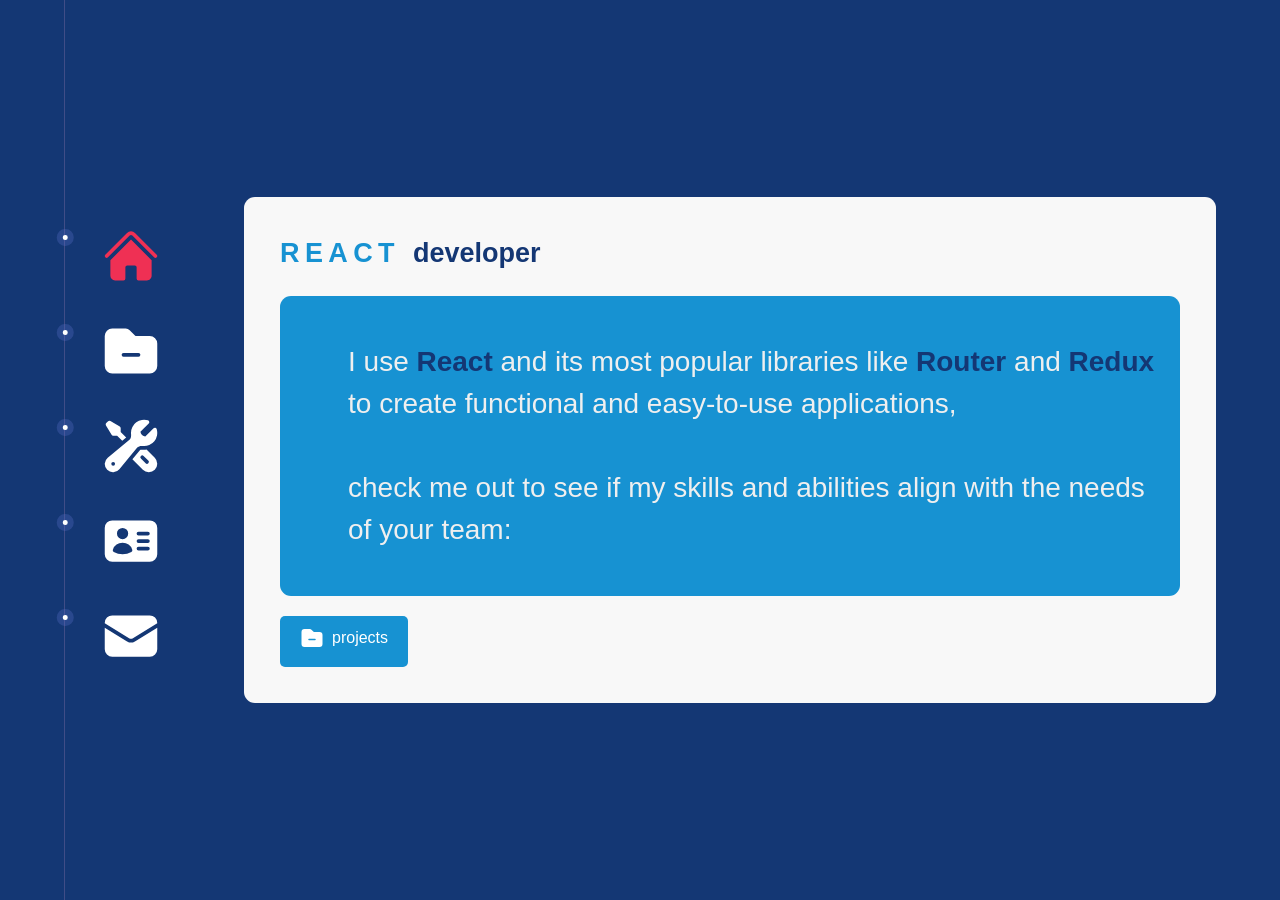
<file: index.html>
<!DOCTYPE html>
<html lang="en">
  <head>
    <meta charset="UTF-8" />
    <meta name="viewport" content="width=device-width, initial-scale=1.0" />
    <!-- fonts -->
    <link rel="preconnect" href="https://fonts.googleapis.com" />
    <link rel="preconnect" href="https://fonts.gstatic.com" crossorigin />
    <link
      href="https://api.fonts.coollabs.io/css2?family=Outfit:wght@300;400;700&display=swap"
      rel="stylesheet"
    />
    <!-- end of fonts -->
    <!-- favicon -->
    <link rel="icon" type="image/svg+xml" href="./assets/favicons/home.svg" />
    <title>home</title>
    <link rel="stylesheet" href="styles.css" />
  </head>
  <body>
    <div class="container">
      <header>
        <nav>
          <ul class="icons-list">
            <!--  -->

            <!-- home nav-icon -->
            <li>
              <a href="#">
                <svg
                  xmlns="http://www.w3.org/2000/svg"
                  viewBox="0 0 24 24"
                  fill="currentColor"
                  class="w-6 h-6 nav-icon current-page"
                >
                  <path
                    d="M11.47 3.84a.75.75 0 011.06 0l8.69 8.69a.75.75 0 101.06-1.06l-8.689-8.69a2.25 2.25 0 00-3.182 0l-8.69 8.69a.75.75 0 001.061 1.06l8.69-8.69z"
                  />
                  <path
                    d="M12 5.432l8.159 8.159c.03.03.06.058.091.086v6.198c0 1.035-.84 1.875-1.875 1.875H15a.75.75 0 01-.75-.75v-4.5a.75.75 0 00-.75-.75h-3a.75.75 0 00-.75.75V21a.75.75 0 01-.75.75H5.625a1.875 1.875 0 01-1.875-1.875v-6.198a2.29 2.29 0 00.091-.086L12 5.43z"
                  />
                </svg>
              </a>
            </li>
            <!-- end of home nav-icon -->

            <!-- projects nav-icon -->
            <li>
              <a href="./pages/projects.html">
                <svg
                  xmlns="http://www.w3.org/2000/svg"
                  viewBox="0 0 24 24"
                  fill="currentColor"
                  class="w-6 h-6 nav-icon"
                >
                  <path
                    fill-rule="evenodd"
                    d="M19.5 21a3 3 0 003-3V9a3 3 0 00-3-3h-5.379a.75.75 0 01-.53-.22L11.47 3.66A2.25 2.25 0 009.879 3H4.5a3 3 0 00-3 3v12a3 3 0 003 3h15zM9 12.75a.75.75 0 000 1.5h6a.75.75 0 000-1.5H9z"
                    clip-rule="evenodd"
                  />
                </svg>
              </a>
            </li>
            <!-- end of projects nav-icon -->

            <!-- skills nav-icon -->
            <li>
              <a href="./pages/skills.html">
                <svg
                  xmlns="http://www.w3.org/2000/svg"
                  viewBox="0 0 24 24"
                  fill="currentColor"
                  class="w-6 h-6 nav-icon"
                >
                  <path
                    fill-rule="evenodd"
                    d="M12 6.75a5.25 5.25 0 016.775-5.025.75.75 0 01.313 1.248l-3.32 3.319c.063.475.276.934.641 1.299.365.365.824.578 1.3.64l3.318-3.319a.75.75 0 011.248.313 5.25 5.25 0 01-5.472 6.756c-1.018-.086-1.87.1-2.309.634L7.344 21.3A3.298 3.298 0 112.7 16.657l8.684-7.151c.533-.44.72-1.291.634-2.309A5.342 5.342 0 0112 6.75zM4.117 19.125a.75.75 0 01.75-.75h.008a.75.75 0 01.75.75v.008a.75.75 0 01-.75.75h-.008a.75.75 0 01-.75-.75v-.008z"
                    clip-rule="evenodd"
                  />
                  <path
                    d="M10.076 8.64l-2.201-2.2V4.874a.75.75 0 00-.364-.643l-3.75-2.25a.75.75 0 00-.916.113l-.75.75a.75.75 0 00-.113.916l2.25 3.75a.75.75 0 00.643.364h1.564l2.062 2.062 1.575-1.297z"
                  />
                  <path
                    fill-rule="evenodd"
                    d="M12.556 17.329l4.183 4.182a3.375 3.375 0 004.773-4.773l-3.306-3.305a6.803 6.803 0 01-1.53.043c-.394-.034-.682-.006-.867.042a.589.589 0 00-.167.063l-3.086 3.748zm3.414-1.36a.75.75 0 011.06 0l1.875 1.876a.75.75 0 11-1.06 1.06L15.97 17.03a.75.75 0 010-1.06z"
                    clip-rule="evenodd"
                  />
                </svg>
              </a>
            </li>
            <!-- end of skills nav-icon -->

            <!-- challenges nav-icon -->
            <!-- <li>
              <a href="./pages/challenges.html">
                <svg
                  xmlns="http://www.w3.org/2000/svg"
                  viewBox="0 0 24 24"
                  fill="currentColor"
                  class="w-6 h-6 nav-icon"
                >
                  <path
                    d="M11.25 5.337c0-.355-.186-.676-.401-.959a1.647 1.647 0 01-.349-1.003c0-1.036 1.007-1.875 2.25-1.875S15 2.34 15 3.375c0 .369-.128.713-.349 1.003-.215.283-.401.604-.401.959 0 .332.278.598.61.578 1.91-.114 3.79-.342 5.632-.676a.75.75 0 01.878.645 49.17 49.17 0 01.376 5.452.657.657 0 01-.66.664c-.354 0-.675-.186-.958-.401a1.647 1.647 0 00-1.003-.349c-1.035 0-1.875 1.007-1.875 2.25s.84 2.25 1.875 2.25c.369 0 .713-.128 1.003-.349.283-.215.604-.401.959-.401.31 0 .557.262.534.571a48.774 48.774 0 01-.595 4.845.75.75 0 01-.61.61c-1.82.317-3.673.533-5.555.642a.58.58 0 01-.611-.581c0-.355.186-.676.401-.959.221-.29.349-.634.349-1.003 0-1.035-1.007-1.875-2.25-1.875s-2.25.84-2.25 1.875c0 .369.128.713.349 1.003.215.283.401.604.401.959a.641.641 0 01-.658.643 49.118 49.118 0 01-4.708-.36.75.75 0 01-.645-.878c.293-1.614.504-3.257.629-4.924A.53.53 0 005.337 15c-.355 0-.676.186-.959.401-.29.221-.634.349-1.003.349-1.036 0-1.875-1.007-1.875-2.25s.84-2.25 1.875-2.25c.369 0 .713.128 1.003.349.283.215.604.401.959.401a.656.656 0 00.659-.663 47.703 47.703 0 00-.31-4.82.75.75 0 01.83-.832c1.343.155 2.703.254 4.077.294a.64.64 0 00.657-.642z"
                  />
                </svg>
              </a>
            </li> -->
            <!-- end of challenges nav-icon -->

            <!-- about nav-icon -->
            <li>
              <a href="./pages/about.html">
                <svg
                  xmlns="http://www.w3.org/2000/svg"
                  viewBox="0 0 24 24"
                  fill="currentColor"
                  class="w-6 h-6 nav-icon"
                >
                  <path
                    fill-rule="evenodd"
                    d="M4.5 3.75a3 3 0 00-3 3v10.5a3 3 0 003 3h15a3 3 0 003-3V6.75a3 3 0 00-3-3h-15zm4.125 3a2.25 2.25 0 100 4.5 2.25 2.25 0 000-4.5zm-3.873 8.703a4.126 4.126 0 017.746 0 .75.75 0 01-.351.92 7.47 7.47 0 01-3.522.877 7.47 7.47 0 01-3.522-.877.75.75 0 01-.351-.92zM15 8.25a.75.75 0 000 1.5h3.75a.75.75 0 000-1.5H15zM14.25 12a.75.75 0 01.75-.75h3.75a.75.75 0 010 1.5H15a.75.75 0 01-.75-.75zm.75 2.25a.75.75 0 000 1.5h3.75a.75.75 0 000-1.5H15z"
                    clip-rule="evenodd"
                  />
                </svg>
              </a>
            </li>
            <!-- end of about nav-icon -->

            <!-- contact nav-icon -->
            <li>
              <a href="./pages/contact.html">
                <svg
                  xmlns="http://www.w3.org/2000/svg"
                  viewBox="0 0 24 24"
                  fill="currentColor"
                  class="w-6 h-6 nav-icon"
                >
                  <path
                    d="M1.5 8.67v8.58a3 3 0 003 3h15a3 3 0 003-3V8.67l-8.928 5.493a3 3 0 01-3.144 0L1.5 8.67z"
                  />
                  <path
                    d="M22.5 6.908V6.75a3 3 0 00-3-3h-15a3 3 0 00-3 3v.158l9.714 5.978a1.5 1.5 0 001.572 0L22.5 6.908z"
                  />
                </svg>
              </a>
            </li>
            <!-- end of contact nav-icon -->
          </ul>
        </nav>
      </header>
      <main>
        <!-- home -->
        <section>
          <!-- home -->
          <div>
            <h1 class="color"><span class="title">react </span>developer</h1>
            <div class="home-container">
              <br />
              <p style="margin-left: 50px; font-size: 28px">
                I use <span class="color">React</span> and its most popular
                libraries like <span class="color">Router</span> and
                <span class="color">Redux</span> to create functional and
                easy-to-use applications,
                <br />
                <br />
                check me out to see if my skills and abilities align with the
                needs of your team:
              </p>
              <br />
            </div>
            <div class="buttons">
              <a href="./pages/projects.html" class="styled-button">
                <div class="btnIcon-text">
                  <span>
                    <svg
                      xmlns="http://www.w3.org/2000/svg"
                      viewBox="0 0 24 24"
                      class="w-6 h-6 btn-icon"
                      fill="#143774"
                      width="24px"
                    >
                      <path
                        fill-rule="evenodd"
                        d="M19.5 21a3 3 0 003-3V9a3 3 0 00-3-3h-5.379a.75.75 0 01-.53-.22L11.47 3.66A2.25 2.25 0 009.879 3H4.5a3 3 0 00-3 3v12a3 3 0 003 3h15zM9 12.75a.75.75 0 000 1.5h6a.75.75 0 000-1.5H9z"
                        clip-rule="evenodd"
                      /></svg></span
                  ><span>projects</span>
                </div>
              </a>
            </div>
          </div>
        </section>
        <!-- end of home -->
      </main>
    </div>
  </body>
</html>
</file>
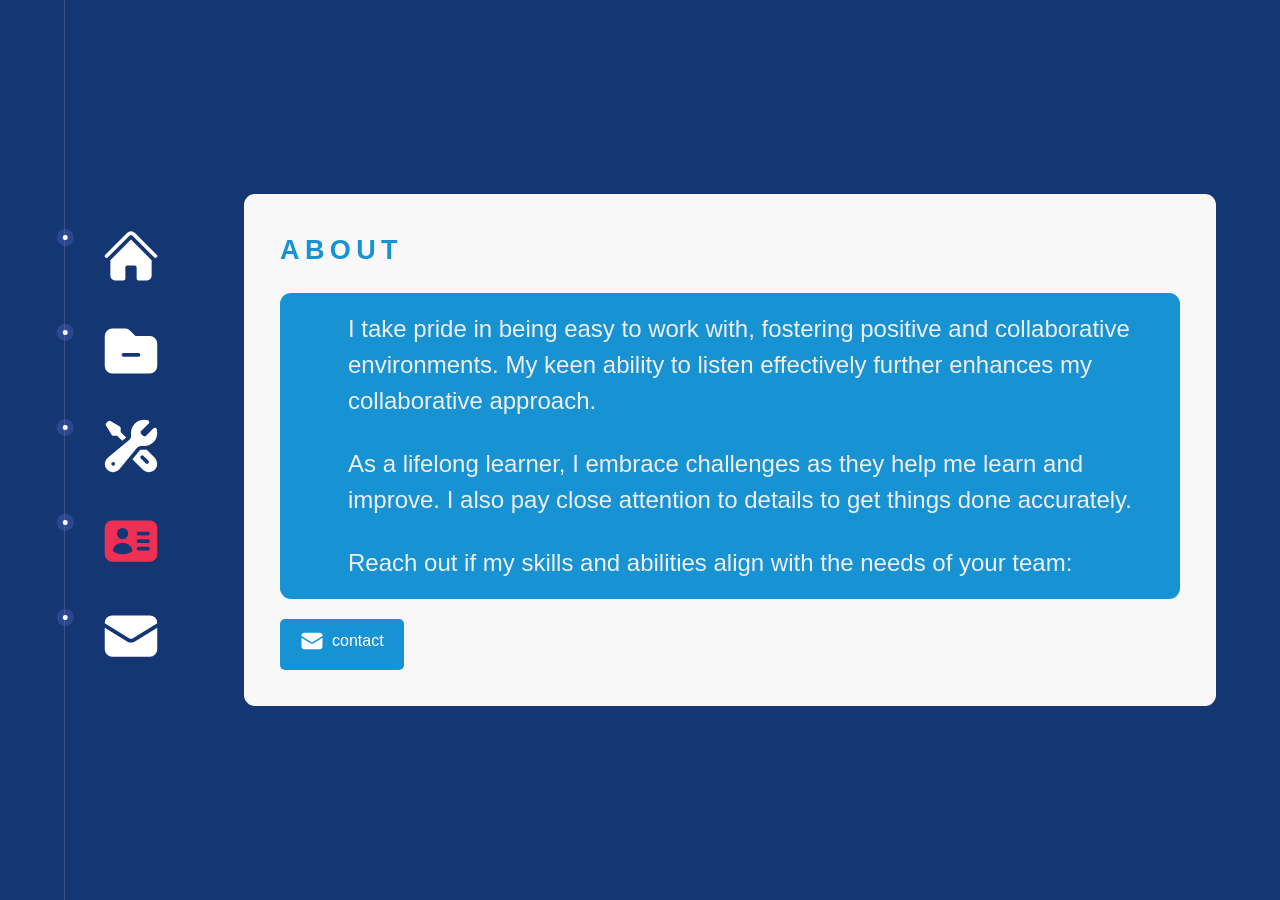
<file: pages/about.html>
<!DOCTYPE html>
<html lang="en">
  <head>
    <meta charset="UTF-8" />
    <meta name="viewport" content="width=device-width, initial-scale=1.0" />
    <!-- fonts -->
    <link rel="preconnect" href="https://fonts.googleapis.com" />
    <link rel="preconnect" href="https://fonts.gstatic.com" crossorigin />
    <link
      href="https://api.fonts.coollabs.io/css2?family=Outfit:wght@300;400;700&display=swap"
      rel="stylesheet"
    />
    <!-- CSS -->
    <link rel="stylesheet" href="../styles.css" />
    <title>about</title>
    <link rel="icon" type="image/svg+xml" href="../assets/favicons/about.svg" />
  </head>
  <body>
    <div class="container">
      <header>
        <nav>
          <ul class="icons-list">
            <!--  -->

            <!-- home nav-icon -->
            <li>
              <a href="../index.html">
                <svg
                  xmlns="http://www.w3.org/2000/svg"
                  viewBox="0 0 24 24"
                  fill="currentColor"
                  class="w-6 h-6 nav-icon"
                >
                  <path
                    d="M11.47 3.84a.75.75 0 011.06 0l8.69 8.69a.75.75 0 101.06-1.06l-8.689-8.69a2.25 2.25 0 00-3.182 0l-8.69 8.69a.75.75 0 001.061 1.06l8.69-8.69z"
                  />
                  <path
                    d="M12 5.432l8.159 8.159c.03.03.06.058.091.086v6.198c0 1.035-.84 1.875-1.875 1.875H15a.75.75 0 01-.75-.75v-4.5a.75.75 0 00-.75-.75h-3a.75.75 0 00-.75.75V21a.75.75 0 01-.75.75H5.625a1.875 1.875 0 01-1.875-1.875v-6.198a2.29 2.29 0 00.091-.086L12 5.43z"
                  />
                </svg>
              </a>
            </li>
            <!-- end of home nav-icon -->

            <!-- projects nav-icon -->
            <li>
              <a href="./projects.html">
                <svg
                  xmlns="http://www.w3.org/2000/svg"
                  viewBox="0 0 24 24"
                  fill="currentColor"
                  class="w-6 h-6 nav-icon"
                >
                  <path
                    fill-rule="evenodd"
                    d="M19.5 21a3 3 0 003-3V9a3 3 0 00-3-3h-5.379a.75.75 0 01-.53-.22L11.47 3.66A2.25 2.25 0 009.879 3H4.5a3 3 0 00-3 3v12a3 3 0 003 3h15zM9 12.75a.75.75 0 000 1.5h6a.75.75 0 000-1.5H9z"
                    clip-rule="evenodd"
                  />
                </svg>
              </a>
            </li>
            <!-- end of projects nav-icon -->

            <!-- skills nav-icon -->
            <li>
              <a href="./skills.html">
                <svg
                  xmlns="http://www.w3.org/2000/svg"
                  viewBox="0 0 24 24"
                  fill="currentColor"
                  class="w-6 h-6 nav-icon"
                >
                  <path
                    fill-rule="evenodd"
                    d="M12 6.75a5.25 5.25 0 016.775-5.025.75.75 0 01.313 1.248l-3.32 3.319c.063.475.276.934.641 1.299.365.365.824.578 1.3.64l3.318-3.319a.75.75 0 011.248.313 5.25 5.25 0 01-5.472 6.756c-1.018-.086-1.87.1-2.309.634L7.344 21.3A3.298 3.298 0 112.7 16.657l8.684-7.151c.533-.44.72-1.291.634-2.309A5.342 5.342 0 0112 6.75zM4.117 19.125a.75.75 0 01.75-.75h.008a.75.75 0 01.75.75v.008a.75.75 0 01-.75.75h-.008a.75.75 0 01-.75-.75v-.008z"
                    clip-rule="evenodd"
                  />
                  <path
                    d="M10.076 8.64l-2.201-2.2V4.874a.75.75 0 00-.364-.643l-3.75-2.25a.75.75 0 00-.916.113l-.75.75a.75.75 0 00-.113.916l2.25 3.75a.75.75 0 00.643.364h1.564l2.062 2.062 1.575-1.297z"
                  />
                  <path
                    fill-rule="evenodd"
                    d="M12.556 17.329l4.183 4.182a3.375 3.375 0 004.773-4.773l-3.306-3.305a6.803 6.803 0 01-1.53.043c-.394-.034-.682-.006-.867.042a.589.589 0 00-.167.063l-3.086 3.748zm3.414-1.36a.75.75 0 011.06 0l1.875 1.876a.75.75 0 11-1.06 1.06L15.97 17.03a.75.75 0 010-1.06z"
                    clip-rule="evenodd"
                  />
                </svg>
              </a>
            </li>
            <!-- end of skills nav-icon -->

            <!-- challenges nav-icon -->
            <!-- <li>
              <a href="./challenges.html">
                <svg
                  xmlns="http://www.w3.org/2000/svg"
                  viewBox="0 0 24 24"
                  fill="currentColor"
                  class="w-6 h-6 nav-icon"
                >
                  <path
                    d="M11.25 5.337c0-.355-.186-.676-.401-.959a1.647 1.647 0 01-.349-1.003c0-1.036 1.007-1.875 2.25-1.875S15 2.34 15 3.375c0 .369-.128.713-.349 1.003-.215.283-.401.604-.401.959 0 .332.278.598.61.578 1.91-.114 3.79-.342 5.632-.676a.75.75 0 01.878.645 49.17 49.17 0 01.376 5.452.657.657 0 01-.66.664c-.354 0-.675-.186-.958-.401a1.647 1.647 0 00-1.003-.349c-1.035 0-1.875 1.007-1.875 2.25s.84 2.25 1.875 2.25c.369 0 .713-.128 1.003-.349.283-.215.604-.401.959-.401.31 0 .557.262.534.571a48.774 48.774 0 01-.595 4.845.75.75 0 01-.61.61c-1.82.317-3.673.533-5.555.642a.58.58 0 01-.611-.581c0-.355.186-.676.401-.959.221-.29.349-.634.349-1.003 0-1.035-1.007-1.875-2.25-1.875s-2.25.84-2.25 1.875c0 .369.128.713.349 1.003.215.283.401.604.401.959a.641.641 0 01-.658.643 49.118 49.118 0 01-4.708-.36.75.75 0 01-.645-.878c.293-1.614.504-3.257.629-4.924A.53.53 0 005.337 15c-.355 0-.676.186-.959.401-.29.221-.634.349-1.003.349-1.036 0-1.875-1.007-1.875-2.25s.84-2.25 1.875-2.25c.369 0 .713.128 1.003.349.283.215.604.401.959.401a.656.656 0 00.659-.663 47.703 47.703 0 00-.31-4.82.75.75 0 01.83-.832c1.343.155 2.703.254 4.077.294a.64.64 0 00.657-.642z"
                  />
                </svg>
              </a>
            </li> -->
            <!-- end of challenges nav-icon -->

            <!-- about nav-icon -->
            <li>
              <a href="./about.html">
                <svg
                  xmlns="http://www.w3.org/2000/svg"
                  viewBox="0 0 24 24"
                  fill="currentColor"
                  class="w-6 h-6 nav-icon current-page"
                >
                  <path
                    fill-rule="evenodd"
                    d="M4.5 3.75a3 3 0 00-3 3v10.5a3 3 0 003 3h15a3 3 0 003-3V6.75a3 3 0 00-3-3h-15zm4.125 3a2.25 2.25 0 100 4.5 2.25 2.25 0 000-4.5zm-3.873 8.703a4.126 4.126 0 017.746 0 .75.75 0 01-.351.92 7.47 7.47 0 01-3.522.877 7.47 7.47 0 01-3.522-.877.75.75 0 01-.351-.92zM15 8.25a.75.75 0 000 1.5h3.75a.75.75 0 000-1.5H15zM14.25 12a.75.75 0 01.75-.75h3.75a.75.75 0 010 1.5H15a.75.75 0 01-.75-.75zm.75 2.25a.75.75 0 000 1.5h3.75a.75.75 0 000-1.5H15z"
                    clip-rule="evenodd"
                  />
                </svg>
              </a>
            </li>
            <!-- end of about nav-icon -->

            <!-- contact nav-icon -->
            <li>
              <a href="./contact.html">
                <svg
                  xmlns="http://www.w3.org/2000/svg"
                  viewBox="0 0 24 24"
                  fill="currentColor"
                  class="w-6 h-6 nav-icon"
                >
                  <path
                    d="M1.5 8.67v8.58a3 3 0 003 3h15a3 3 0 003-3V8.67l-8.928 5.493a3 3 0 01-3.144 0L1.5 8.67z"
                  />
                  <path
                    d="M22.5 6.908V6.75a3 3 0 00-3-3h-15a3 3 0 00-3 3v.158l9.714 5.978a1.5 1.5 0 001.572 0L22.5 6.908z"
                  />
                </svg>
              </a>
            </li>
            <!-- end of contact nav-icon -->
          </ul>
        </nav>
      </header>

      <main>
        <section>
          <!-- home -->
          <div>
            <h1 class="title">about</h1>
            <div class="home-container">
              <p style="margin-left: 50px; font-size: 24px">
                I take pride in being easy to work with, fostering positive and
                collaborative environments. My keen ability to listen
                effectively further enhances my collaborative approach.
              </p>
              <br />
              <p style="margin-left: 50px; font-size: 24px">
                As a lifelong learner, I embrace challenges as they help me
                learn and improve. I also pay close attention to details to get
                things done accurately.
              </p>
              <br />
              <p style="margin-left: 50px; font-size: 24px">
                Reach out if my skills and abilities align with the needs of
                your team:
              </p>
            </div>
            <div class="buttons">
              <a href="./contact.html" class="styled-button">
                <div class="btnIcon-text">
                  <span>
                    <svg
                      xmlns="http://www.w3.org/2000/svg"
                      viewBox="0 0 24 24"
                      fill="currentColor"
                      class="w-6 h-6 btn-icon"
                    >
                      <path
                        d="M1.5 8.67v8.58a3 3 0 003 3h15a3 3 0 003-3V8.67l-8.928 5.493a3 3 0 01-3.144 0L1.5 8.67z"
                      />
                      <path
                        d="M22.5 6.908V6.75a3 3 0 00-3-3h-15a3 3 0 00-3 3v.158l9.714 5.978a1.5 1.5 0 001.572 0L22.5 6.908z"
                      />
                    </svg> </span
                  ><span>contact</span>
                </div>
              </a>
            </div>
          </div>
        </section>
      </main>
    </div>
  </body>
</html>
</file>
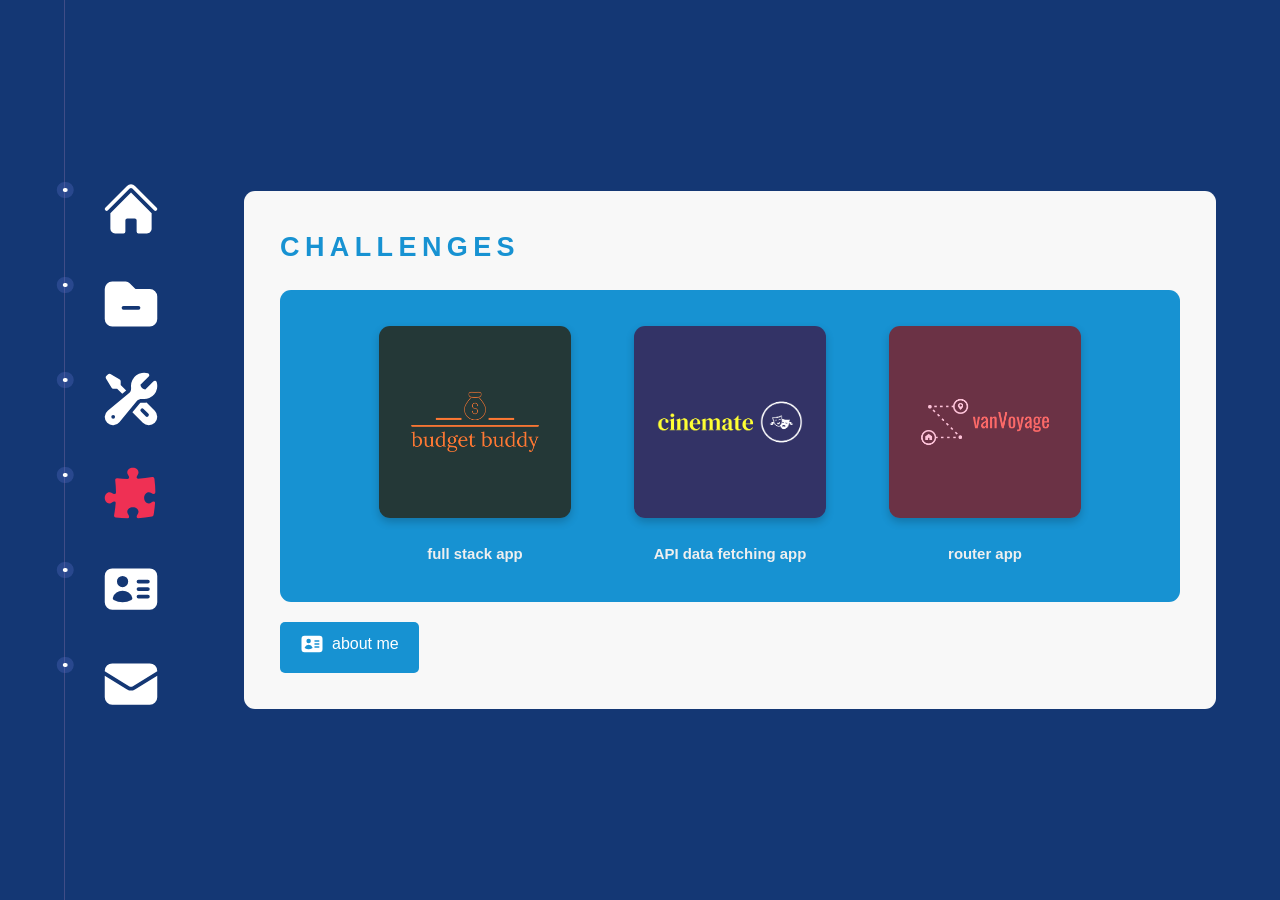
<file: pages/challenges.html>
<!DOCTYPE html>
<html lang="en">
  <head>
    <meta charset="UTF-8" />
    <meta name="viewport" content="width=device-width, initial-scale=1.0" />
    <!-- fonts -->
    <link rel="preconnect" href="https://fonts.googleapis.com" />
    <link rel="preconnect" href="https://fonts.gstatic.com" crossorigin />
    <link
      href="https://api.fonts.coollabs.io/css2?family=Outfit:wght@300;400;700&display=swap"
      rel="stylesheet"
    />
    <!-- CSS -->
    <link rel="stylesheet" href="../styles.css" />
    <title>challenges</title>
    <link
      rel="icon"
      type="image/svg+xml"
      href="../assets/favicons/challenges.svg"
    />
  </head>
  <body>
    <div class="container">
      <header>
        <nav>
          <ul class="icons-list">
            <!--  -->

            <!-- home nav-icon -->
            <li>
              <a href="../index.html">
                <svg
                  xmlns="http://www.w3.org/2000/svg"
                  viewBox="0 0 24 24"
                  fill="currentColor"
                  class="w-6 h-6 nav-icon"
                >
                  <path
                    d="M11.47 3.84a.75.75 0 011.06 0l8.69 8.69a.75.75 0 101.06-1.06l-8.689-8.69a2.25 2.25 0 00-3.182 0l-8.69 8.69a.75.75 0 001.061 1.06l8.69-8.69z"
                  />
                  <path
                    d="M12 5.432l8.159 8.159c.03.03.06.058.091.086v6.198c0 1.035-.84 1.875-1.875 1.875H15a.75.75 0 01-.75-.75v-4.5a.75.75 0 00-.75-.75h-3a.75.75 0 00-.75.75V21a.75.75 0 01-.75.75H5.625a1.875 1.875 0 01-1.875-1.875v-6.198a2.29 2.29 0 00.091-.086L12 5.43z"
                  />
                </svg>
              </a>
            </li>
            <!-- end of home nav-icon -->

            <!-- projects nav-icon -->
            <li>
              <a href="./projects.html">
                <svg
                  xmlns="http://www.w3.org/2000/svg"
                  viewBox="0 0 24 24"
                  fill="currentColor"
                  class="w-6 h-6 nav-icon"
                >
                  <path
                    fill-rule="evenodd"
                    d="M19.5 21a3 3 0 003-3V9a3 3 0 00-3-3h-5.379a.75.75 0 01-.53-.22L11.47 3.66A2.25 2.25 0 009.879 3H4.5a3 3 0 00-3 3v12a3 3 0 003 3h15zM9 12.75a.75.75 0 000 1.5h6a.75.75 0 000-1.5H9z"
                    clip-rule="evenodd"
                  />
                </svg>
              </a>
            </li>
            <!-- end of projects nav-icon -->

            <!-- skills nav-icon -->
            <li>
              <a href="./skills.html">
                <svg
                  xmlns="http://www.w3.org/2000/svg"
                  viewBox="0 0 24 24"
                  fill="currentColor"
                  class="w-6 h-6 nav-icon"
                >
                  <path
                    fill-rule="evenodd"
                    d="M12 6.75a5.25 5.25 0 016.775-5.025.75.75 0 01.313 1.248l-3.32 3.319c.063.475.276.934.641 1.299.365.365.824.578 1.3.64l3.318-3.319a.75.75 0 011.248.313 5.25 5.25 0 01-5.472 6.756c-1.018-.086-1.87.1-2.309.634L7.344 21.3A3.298 3.298 0 112.7 16.657l8.684-7.151c.533-.44.72-1.291.634-2.309A5.342 5.342 0 0112 6.75zM4.117 19.125a.75.75 0 01.75-.75h.008a.75.75 0 01.75.75v.008a.75.75 0 01-.75.75h-.008a.75.75 0 01-.75-.75v-.008z"
                    clip-rule="evenodd"
                  />
                  <path
                    d="M10.076 8.64l-2.201-2.2V4.874a.75.75 0 00-.364-.643l-3.75-2.25a.75.75 0 00-.916.113l-.75.75a.75.75 0 00-.113.916l2.25 3.75a.75.75 0 00.643.364h1.564l2.062 2.062 1.575-1.297z"
                  />
                  <path
                    fill-rule="evenodd"
                    d="M12.556 17.329l4.183 4.182a3.375 3.375 0 004.773-4.773l-3.306-3.305a6.803 6.803 0 01-1.53.043c-.394-.034-.682-.006-.867.042a.589.589 0 00-.167.063l-3.086 3.748zm3.414-1.36a.75.75 0 011.06 0l1.875 1.876a.75.75 0 11-1.06 1.06L15.97 17.03a.75.75 0 010-1.06z"
                    clip-rule="evenodd"
                  />
                </svg>
              </a>
            </li>
            <!-- end of skills nav-icon -->

            <!-- challenges nav-icon -->
            <li>
              <a href="./challenges.html">
                <svg
                  xmlns="http://www.w3.org/2000/svg"
                  viewBox="0 0 24 24"
                  fill="currentColor"
                  class="w-6 h-6 nav-icon current-page"
                >
                  <path
                    d="M11.25 5.337c0-.355-.186-.676-.401-.959a1.647 1.647 0 01-.349-1.003c0-1.036 1.007-1.875 2.25-1.875S15 2.34 15 3.375c0 .369-.128.713-.349 1.003-.215.283-.401.604-.401.959 0 .332.278.598.61.578 1.91-.114 3.79-.342 5.632-.676a.75.75 0 01.878.645 49.17 49.17 0 01.376 5.452.657.657 0 01-.66.664c-.354 0-.675-.186-.958-.401a1.647 1.647 0 00-1.003-.349c-1.035 0-1.875 1.007-1.875 2.25s.84 2.25 1.875 2.25c.369 0 .713-.128 1.003-.349.283-.215.604-.401.959-.401.31 0 .557.262.534.571a48.774 48.774 0 01-.595 4.845.75.75 0 01-.61.61c-1.82.317-3.673.533-5.555.642a.58.58 0 01-.611-.581c0-.355.186-.676.401-.959.221-.29.349-.634.349-1.003 0-1.035-1.007-1.875-2.25-1.875s-2.25.84-2.25 1.875c0 .369.128.713.349 1.003.215.283.401.604.401.959a.641.641 0 01-.658.643 49.118 49.118 0 01-4.708-.36.75.75 0 01-.645-.878c.293-1.614.504-3.257.629-4.924A.53.53 0 005.337 15c-.355 0-.676.186-.959.401-.29.221-.634.349-1.003.349-1.036 0-1.875-1.007-1.875-2.25s.84-2.25 1.875-2.25c.369 0 .713.128 1.003.349.283.215.604.401.959.401a.656.656 0 00.659-.663 47.703 47.703 0 00-.31-4.82.75.75 0 01.83-.832c1.343.155 2.703.254 4.077.294a.64.64 0 00.657-.642z"
                  />
                </svg>
              </a>
            </li>
            <!-- end of challenges nav-icon -->

            <!-- about nav-icon -->
            <li>
              <a href="./about.html">
                <svg
                  xmlns="http://www.w3.org/2000/svg"
                  viewBox="0 0 24 24"
                  fill="currentColor"
                  class="w-6 h-6 nav-icon"
                >
                  <path
                    fill-rule="evenodd"
                    d="M4.5 3.75a3 3 0 00-3 3v10.5a3 3 0 003 3h15a3 3 0 003-3V6.75a3 3 0 00-3-3h-15zm4.125 3a2.25 2.25 0 100 4.5 2.25 2.25 0 000-4.5zm-3.873 8.703a4.126 4.126 0 017.746 0 .75.75 0 01-.351.92 7.47 7.47 0 01-3.522.877 7.47 7.47 0 01-3.522-.877.75.75 0 01-.351-.92zM15 8.25a.75.75 0 000 1.5h3.75a.75.75 0 000-1.5H15zM14.25 12a.75.75 0 01.75-.75h3.75a.75.75 0 010 1.5H15a.75.75 0 01-.75-.75zm.75 2.25a.75.75 0 000 1.5h3.75a.75.75 0 000-1.5H15z"
                    clip-rule="evenodd"
                  />
                </svg>
              </a>
            </li>
            <!-- end of about nav-icon -->

            <!-- contact nav-icon -->
            <li>
              <a href="./contact.html">
                <svg
                  xmlns="http://www.w3.org/2000/svg"
                  viewBox="0 0 24 24"
                  fill="currentColor"
                  class="w-6 h-6 nav-icon"
                >
                  <path
                    d="M1.5 8.67v8.58a3 3 0 003 3h15a3 3 0 003-3V8.67l-8.928 5.493a3 3 0 01-3.144 0L1.5 8.67z"
                  />
                  <path
                    d="M22.5 6.908V6.75a3 3 0 00-3-3h-15a3 3 0 00-3 3v.158l9.714 5.978a1.5 1.5 0 001.572 0L22.5 6.908z"
                  />
                </svg>
              </a>
            </li>
            <!-- end of contact nav-icon -->
          </ul>
        </nav>
      </header>

      <main>
        <div class="modals">
          <!-- The Modals -->
          <div id="modal1" class="overlay" onclick="closeModal('modal1')">
            <div class="modal" onclick="event.stopPropagation();">
              <span class="close" onclick="closeModal('modal1')">&times;</span>
              <p>This is modal 1!</p>
            </div>
          </div>

          <div id="modal2" class="overlay" onclick="closeModal('modal2')">
            <div class="modal" onclick="event.stopPropagation();">
              <span class="close" onclick="closeModal('modal2')">&times;</span>
              <p>This is modal 2!</p>
            </div>
          </div>
        </div>

        <section>
          <h1 class="title">challenges</h1>

          <!-- test card -->
          <div class="projects-container">
            <!-- card 1 -->
            <div class="card">
              <div
                class="card-image budgetBuddy"
                onclick="openModal('modal1')"
              ></div>
              <h5>full stack app</h5>
            </div>
            <!-- card 1 -->

            <!-- card 1 -->
            <div class="card">
              <div
                class="card-image cinemate"
                onclick="openModal('modal1')"
              ></div>
              <h5>API data fetching app</h5>
            </div>
            <!-- card 1 -->
            <!-- card 1 -->
            <div class="card">
              <div
                class="card-image vanVoyage"
                onclick="openModal('modal1')"
              ></div>
              <h5>router app</h5>
            </div>
            <!-- card 1 -->
          </div>
          <div class="buttons">
            <a href="./about.html" class="styled-button">
              <div class="btnIcon-text">
                <span>
                  <svg
                    xmlns="http://www.w3.org/2000/svg"
                    viewBox="0 0 24 24"
                    fill="currentColor"
                    class="w-6 h-6 btn-icon"
                  >
                    <path
                      fill-rule="evenodd"
                      d="M4.5 3.75a3 3 0 00-3 3v10.5a3 3 0 003 3h15a3 3 0 003-3V6.75a3 3 0 00-3-3h-15zm4.125 3a2.25 2.25 0 100 4.5 2.25 2.25 0 000-4.5zm-3.873 8.703a4.126 4.126 0 017.746 0 .75.75 0 01-.351.92 7.47 7.47 0 01-3.522.877 7.47 7.47 0 01-3.522-.877.75.75 0 01-.351-.92zM15 8.25a.75.75 0 000 1.5h3.75a.75.75 0 000-1.5H15zM14.25 12a.75.75 0 01.75-.75h3.75a.75.75 0 010 1.5H15a.75.75 0 01-.75-.75zm.75 2.25a.75.75 0 000 1.5h3.75a.75.75 0 000-1.5H15z"
                      clip-rule="evenodd"
                    /></svg></span
                ><span>about me</span>
              </div>
            </a>
          </div>

          <!-- test card -->
        </section>
      </main>
    </div>
    <script>
      // Function to open the modal
      function openModal(modalId) {
        document.getElementById(modalId).style.display = "flex";
      }

      // Function to close the modal
      function closeModal(modalId) {
        document.getElementById(modalId).style.display = "none";
      }
    </script>
  </body>
</html>
</file>
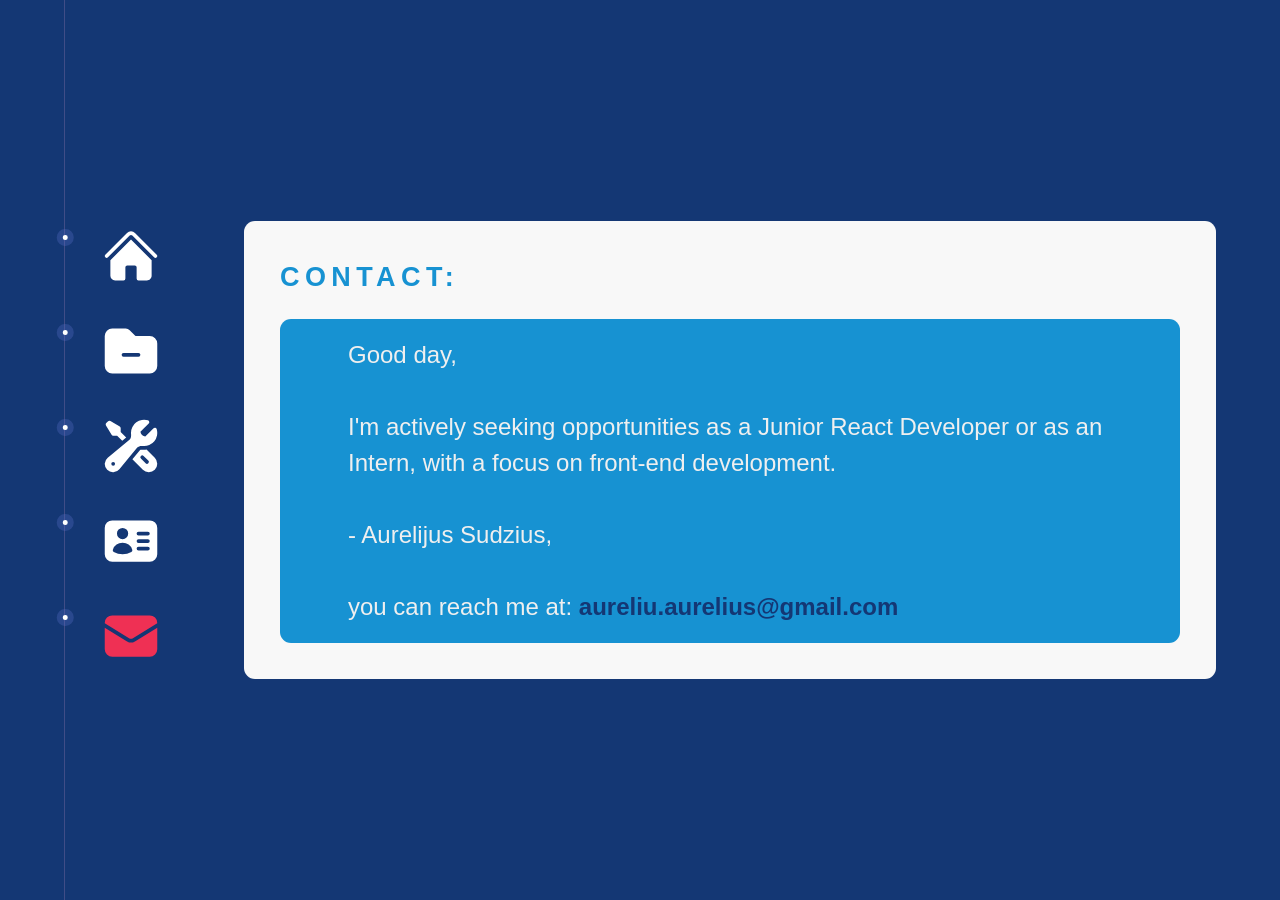
<file: pages/contact.html>
<!DOCTYPE html>
<html lang="en">
  <head>
    <meta charset="UTF-8" />
    <meta name="viewport" content="width=device-width, initial-scale=1.0" />
    <!-- fonts -->
    <link rel="preconnect" href="https://fonts.googleapis.com" />
    <link rel="preconnect" href="https://fonts.gstatic.com" crossorigin />
    <link
      href="https://api.fonts.coollabs.io/css2?family=Outfit:wght@300;400;700&display=swap"
      rel="stylesheet"
    />
    <!-- CSS -->
    <link rel="stylesheet" href="../styles.css" />
    <title>contact</title>
    <link
      rel="icon"
      type="image/svg+xml"
      href="../assets/favicons/contact.svg"
    />
  </head>
  <body>
    <div class="container">
      <header>
        <nav>
          <ul class="icons-list">
            <!--  -->

            <!-- home nav-icon -->
            <li>
              <a href="../index.html">
                <svg
                  xmlns="http://www.w3.org/2000/svg"
                  viewBox="0 0 24 24"
                  fill="currentColor"
                  class="w-6 h-6 nav-icon"
                >
                  <path
                    d="M11.47 3.84a.75.75 0 011.06 0l8.69 8.69a.75.75 0 101.06-1.06l-8.689-8.69a2.25 2.25 0 00-3.182 0l-8.69 8.69a.75.75 0 001.061 1.06l8.69-8.69z"
                  />
                  <path
                    d="M12 5.432l8.159 8.159c.03.03.06.058.091.086v6.198c0 1.035-.84 1.875-1.875 1.875H15a.75.75 0 01-.75-.75v-4.5a.75.75 0 00-.75-.75h-3a.75.75 0 00-.75.75V21a.75.75 0 01-.75.75H5.625a1.875 1.875 0 01-1.875-1.875v-6.198a2.29 2.29 0 00.091-.086L12 5.43z"
                  />
                </svg>
              </a>
            </li>
            <!-- end of home nav-icon -->

            <!-- projects nav-icon -->
            <li>
              <a href="./projects.html">
                <svg
                  xmlns="http://www.w3.org/2000/svg"
                  viewBox="0 0 24 24"
                  fill="currentColor"
                  class="w-6 h-6 nav-icon"
                >
                  <path
                    fill-rule="evenodd"
                    d="M19.5 21a3 3 0 003-3V9a3 3 0 00-3-3h-5.379a.75.75 0 01-.53-.22L11.47 3.66A2.25 2.25 0 009.879 3H4.5a3 3 0 00-3 3v12a3 3 0 003 3h15zM9 12.75a.75.75 0 000 1.5h6a.75.75 0 000-1.5H9z"
                    clip-rule="evenodd"
                  />
                </svg>
              </a>
            </li>
            <!-- end of projects nav-icon -->

            <!-- skills nav-icon -->
            <li>
              <a href="./skills.html">
                <svg
                  xmlns="http://www.w3.org/2000/svg"
                  viewBox="0 0 24 24"
                  fill="currentColor"
                  class="w-6 h-6 nav-icon"
                >
                  <path
                    fill-rule="evenodd"
                    d="M12 6.75a5.25 5.25 0 016.775-5.025.75.75 0 01.313 1.248l-3.32 3.319c.063.475.276.934.641 1.299.365.365.824.578 1.3.64l3.318-3.319a.75.75 0 011.248.313 5.25 5.25 0 01-5.472 6.756c-1.018-.086-1.87.1-2.309.634L7.344 21.3A3.298 3.298 0 112.7 16.657l8.684-7.151c.533-.44.72-1.291.634-2.309A5.342 5.342 0 0112 6.75zM4.117 19.125a.75.75 0 01.75-.75h.008a.75.75 0 01.75.75v.008a.75.75 0 01-.75.75h-.008a.75.75 0 01-.75-.75v-.008z"
                    clip-rule="evenodd"
                  />
                  <path
                    d="M10.076 8.64l-2.201-2.2V4.874a.75.75 0 00-.364-.643l-3.75-2.25a.75.75 0 00-.916.113l-.75.75a.75.75 0 00-.113.916l2.25 3.75a.75.75 0 00.643.364h1.564l2.062 2.062 1.575-1.297z"
                  />
                  <path
                    fill-rule="evenodd"
                    d="M12.556 17.329l4.183 4.182a3.375 3.375 0 004.773-4.773l-3.306-3.305a6.803 6.803 0 01-1.53.043c-.394-.034-.682-.006-.867.042a.589.589 0 00-.167.063l-3.086 3.748zm3.414-1.36a.75.75 0 011.06 0l1.875 1.876a.75.75 0 11-1.06 1.06L15.97 17.03a.75.75 0 010-1.06z"
                    clip-rule="evenodd"
                  />
                </svg>
              </a>
            </li>
            <!-- end of skills nav-icon -->

            <!-- challenges nav-icon -->
            <!-- <li>
              <a href="./challenges.html">
                <svg
                  xmlns="http://www.w3.org/2000/svg"
                  viewBox="0 0 24 24"
                  fill="currentColor"
                  class="w-6 h-6 nav-icon"
                >
                  <path
                    d="M11.25 5.337c0-.355-.186-.676-.401-.959a1.647 1.647 0 01-.349-1.003c0-1.036 1.007-1.875 2.25-1.875S15 2.34 15 3.375c0 .369-.128.713-.349 1.003-.215.283-.401.604-.401.959 0 .332.278.598.61.578 1.91-.114 3.79-.342 5.632-.676a.75.75 0 01.878.645 49.17 49.17 0 01.376 5.452.657.657 0 01-.66.664c-.354 0-.675-.186-.958-.401a1.647 1.647 0 00-1.003-.349c-1.035 0-1.875 1.007-1.875 2.25s.84 2.25 1.875 2.25c.369 0 .713-.128 1.003-.349.283-.215.604-.401.959-.401.31 0 .557.262.534.571a48.774 48.774 0 01-.595 4.845.75.75 0 01-.61.61c-1.82.317-3.673.533-5.555.642a.58.58 0 01-.611-.581c0-.355.186-.676.401-.959.221-.29.349-.634.349-1.003 0-1.035-1.007-1.875-2.25-1.875s-2.25.84-2.25 1.875c0 .369.128.713.349 1.003.215.283.401.604.401.959a.641.641 0 01-.658.643 49.118 49.118 0 01-4.708-.36.75.75 0 01-.645-.878c.293-1.614.504-3.257.629-4.924A.53.53 0 005.337 15c-.355 0-.676.186-.959.401-.29.221-.634.349-1.003.349-1.036 0-1.875-1.007-1.875-2.25s.84-2.25 1.875-2.25c.369 0 .713.128 1.003.349.283.215.604.401.959.401a.656.656 0 00.659-.663 47.703 47.703 0 00-.31-4.82.75.75 0 01.83-.832c1.343.155 2.703.254 4.077.294a.64.64 0 00.657-.642z"
                  />
                </svg>
              </a>
            </li> -->
            <!-- end of challenges nav-icon -->

            <!-- about nav-icon -->
            <li>
              <a href="./about.html">
                <svg
                  xmlns="http://www.w3.org/2000/svg"
                  viewBox="0 0 24 24"
                  fill="currentColor"
                  class="w-6 h-6 nav-icon"
                >
                  <path
                    fill-rule="evenodd"
                    d="M4.5 3.75a3 3 0 00-3 3v10.5a3 3 0 003 3h15a3 3 0 003-3V6.75a3 3 0 00-3-3h-15zm4.125 3a2.25 2.25 0 100 4.5 2.25 2.25 0 000-4.5zm-3.873 8.703a4.126 4.126 0 017.746 0 .75.75 0 01-.351.92 7.47 7.47 0 01-3.522.877 7.47 7.47 0 01-3.522-.877.75.75 0 01-.351-.92zM15 8.25a.75.75 0 000 1.5h3.75a.75.75 0 000-1.5H15zM14.25 12a.75.75 0 01.75-.75h3.75a.75.75 0 010 1.5H15a.75.75 0 01-.75-.75zm.75 2.25a.75.75 0 000 1.5h3.75a.75.75 0 000-1.5H15z"
                    clip-rule="evenodd"
                  />
                </svg>
              </a>
            </li>
            <!-- end of about nav-icon -->

            <!-- contact nav-icon -->
            <li>
              <a href="./contact.html">
                <svg
                  xmlns="http://www.w3.org/2000/svg"
                  viewBox="0 0 24 24"
                  fill="currentColor"
                  class="w-6 h-6 nav-icon current-page"
                >
                  <path
                    d="M1.5 8.67v8.58a3 3 0 003 3h15a3 3 0 003-3V8.67l-8.928 5.493a3 3 0 01-3.144 0L1.5 8.67z"
                  />
                  <path
                    d="M22.5 6.908V6.75a3 3 0 00-3-3h-15a3 3 0 00-3 3v.158l9.714 5.978a1.5 1.5 0 001.572 0L22.5 6.908z"
                  />
                </svg>
              </a>
            </li>
            <!-- end of contact nav-icon -->
          </ul>
        </nav>
      </header>

      <main>
        <section>
          <!-- home -->
          <div>
            <h1 class="title">contact:</h1>

            <div class="home-container">
              <p style="margin-left: 50px; font-size: 24px">
                Good day,
                <br />
                <br />
                I'm actively seeking opportunities as a Junior React Developer
                or as an Intern, with a focus on front-end development.

                <br />
                <br />
                - Aurelijus Sudzius,
                <br />
                <br />
                you can reach me at:

                <a
                  href="#"
                  class="contact-email"
                  onclick="window.open('mailto:aureliu.aurelius@gmail.com')"
                  >aureliu.aurelius@gmail.com</a
                >

                <br />
              </p>
            </div>
          </div>
        </section>
      </main>
    </div>
  </body>
</html>
</file>
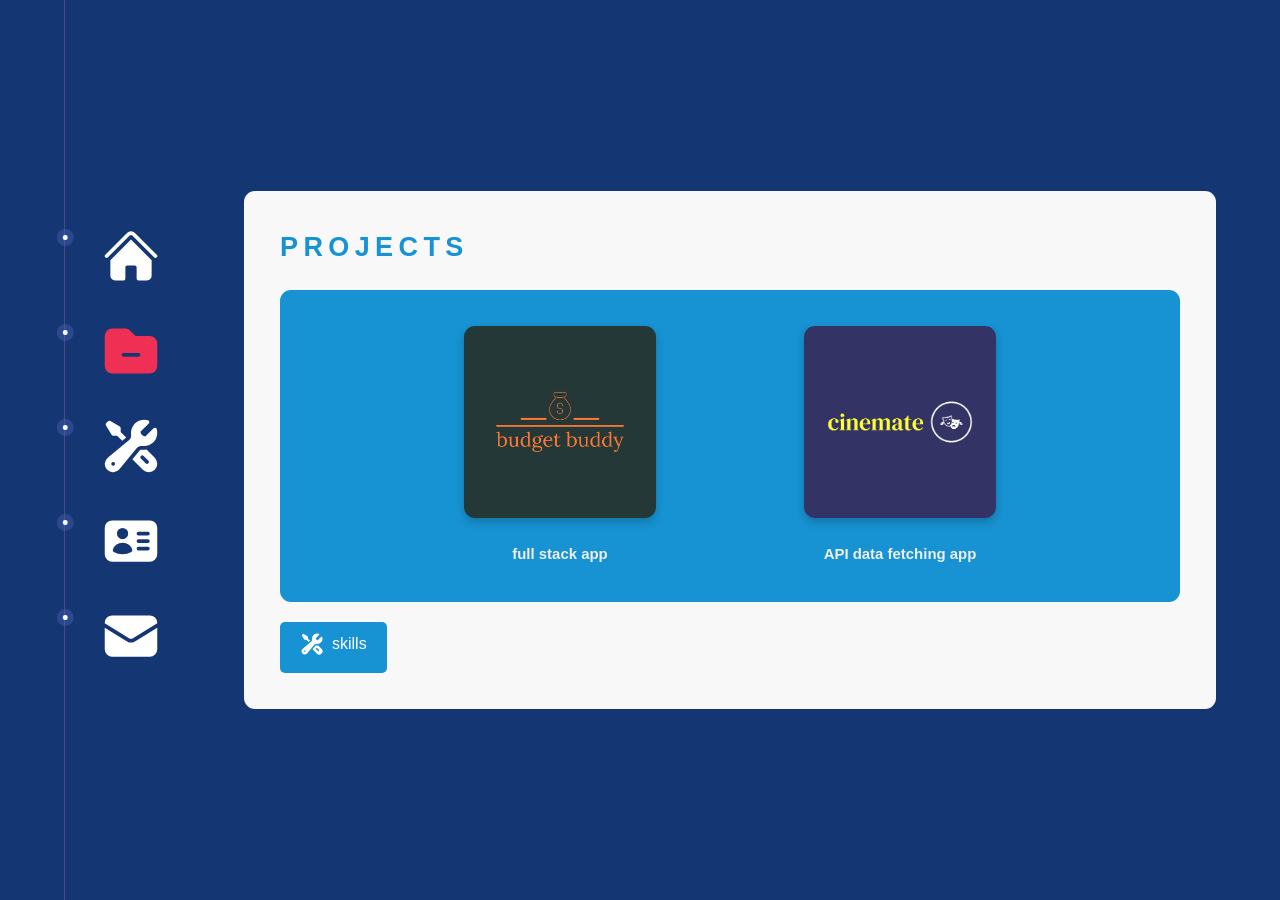
<file: pages/projects.html>
<!DOCTYPE html>
<html lang="en">
  <head>
    <meta charset="UTF-8" />
    <meta name="viewport" content="width=device-width, initial-scale=1.0" />
    <!-- fonts -->
    <link rel="preconnect" href="https://fonts.googleapis.com" />
    <link rel="preconnect" href="https://fonts.gstatic.com" crossorigin />
    <link
      href="https://api.fonts.coollabs.io/css2?family=Outfit:wght@300;400;700&display=swap"
      rel="stylesheet"
    />
    <!-- CSS -->
    <link rel="stylesheet" href="../styles.css" />
    <title>projects</title>
    <link
      rel="icon"
      type="image/svg+xml"
      href="../assets/favicons/projects.svg"
    />

    <style></style>
  </head>
  <body>
    <div class="container">
      <header>
        <nav>
          <ul class="icons-list">
            <!--  -->

            <!-- home nav-icon -->
            <li>
              <a href="../index.html">
                <svg
                  xmlns="http://www.w3.org/2000/svg"
                  viewBox="0 0 24 24"
                  fill="currentColor"
                  class="w-6 h-6 nav-icon"
                >
                  <path
                    d="M11.47 3.84a.75.75 0 011.06 0l8.69 8.69a.75.75 0 101.06-1.06l-8.689-8.69a2.25 2.25 0 00-3.182 0l-8.69 8.69a.75.75 0 001.061 1.06l8.69-8.69z"
                  />
                  <path
                    d="M12 5.432l8.159 8.159c.03.03.06.058.091.086v6.198c0 1.035-.84 1.875-1.875 1.875H15a.75.75 0 01-.75-.75v-4.5a.75.75 0 00-.75-.75h-3a.75.75 0 00-.75.75V21a.75.75 0 01-.75.75H5.625a1.875 1.875 0 01-1.875-1.875v-6.198a2.29 2.29 0 00.091-.086L12 5.43z"
                  />
                </svg>
              </a>
            </li>
            <!-- end of home nav-icon -->

            <!-- projects nav-icon -->
            <li>
              <a href="./projects.html">
                <svg
                  xmlns="http://www.w3.org/2000/svg"
                  viewBox="0 0 24 24"
                  fill="currentColor"
                  class="w-6 h-6 nav-icon current-page"
                >
                  <path
                    fill-rule="evenodd"
                    d="M19.5 21a3 3 0 003-3V9a3 3 0 00-3-3h-5.379a.75.75 0 01-.53-.22L11.47 3.66A2.25 2.25 0 009.879 3H4.5a3 3 0 00-3 3v12a3 3 0 003 3h15zM9 12.75a.75.75 0 000 1.5h6a.75.75 0 000-1.5H9z"
                    clip-rule="evenodd"
                  />
                </svg>
              </a>
            </li>
            <!-- end of projects nav-icon -->

            <!-- skills nav-icon -->
            <li>
              <a href="./skills.html">
                <svg
                  xmlns="http://www.w3.org/2000/svg"
                  viewBox="0 0 24 24"
                  fill="currentColor"
                  class="w-6 h-6 nav-icon"
                >
                  <path
                    fill-rule="evenodd"
                    d="M12 6.75a5.25 5.25 0 016.775-5.025.75.75 0 01.313 1.248l-3.32 3.319c.063.475.276.934.641 1.299.365.365.824.578 1.3.64l3.318-3.319a.75.75 0 011.248.313 5.25 5.25 0 01-5.472 6.756c-1.018-.086-1.87.1-2.309.634L7.344 21.3A3.298 3.298 0 112.7 16.657l8.684-7.151c.533-.44.72-1.291.634-2.309A5.342 5.342 0 0112 6.75zM4.117 19.125a.75.75 0 01.75-.75h.008a.75.75 0 01.75.75v.008a.75.75 0 01-.75.75h-.008a.75.75 0 01-.75-.75v-.008z"
                    clip-rule="evenodd"
                  />
                  <path
                    d="M10.076 8.64l-2.201-2.2V4.874a.75.75 0 00-.364-.643l-3.75-2.25a.75.75 0 00-.916.113l-.75.75a.75.75 0 00-.113.916l2.25 3.75a.75.75 0 00.643.364h1.564l2.062 2.062 1.575-1.297z"
                  />
                  <path
                    fill-rule="evenodd"
                    d="M12.556 17.329l4.183 4.182a3.375 3.375 0 004.773-4.773l-3.306-3.305a6.803 6.803 0 01-1.53.043c-.394-.034-.682-.006-.867.042a.589.589 0 00-.167.063l-3.086 3.748zm3.414-1.36a.75.75 0 011.06 0l1.875 1.876a.75.75 0 11-1.06 1.06L15.97 17.03a.75.75 0 010-1.06z"
                    clip-rule="evenodd"
                  />
                </svg>
              </a>
            </li>
            <!-- end of skills nav-icon -->

            <!-- challenges nav-icon -->
            <!-- <li>
              <a href="./challenges.html">
                <svg
                  xmlns="http://www.w3.org/2000/svg"
                  viewBox="0 0 24 24"
                  fill="currentColor"
                  class="w-6 h-6 nav-icon"
                >
                  <path
                    d="M11.25 5.337c0-.355-.186-.676-.401-.959a1.647 1.647 0 01-.349-1.003c0-1.036 1.007-1.875 2.25-1.875S15 2.34 15 3.375c0 .369-.128.713-.349 1.003-.215.283-.401.604-.401.959 0 .332.278.598.61.578 1.91-.114 3.79-.342 5.632-.676a.75.75 0 01.878.645 49.17 49.17 0 01.376 5.452.657.657 0 01-.66.664c-.354 0-.675-.186-.958-.401a1.647 1.647 0 00-1.003-.349c-1.035 0-1.875 1.007-1.875 2.25s.84 2.25 1.875 2.25c.369 0 .713-.128 1.003-.349.283-.215.604-.401.959-.401.31 0 .557.262.534.571a48.774 48.774 0 01-.595 4.845.75.75 0 01-.61.61c-1.82.317-3.673.533-5.555.642a.58.58 0 01-.611-.581c0-.355.186-.676.401-.959.221-.29.349-.634.349-1.003 0-1.035-1.007-1.875-2.25-1.875s-2.25.84-2.25 1.875c0 .369.128.713.349 1.003.215.283.401.604.401.959a.641.641 0 01-.658.643 49.118 49.118 0 01-4.708-.36.75.75 0 01-.645-.878c.293-1.614.504-3.257.629-4.924A.53.53 0 005.337 15c-.355 0-.676.186-.959.401-.29.221-.634.349-1.003.349-1.036 0-1.875-1.007-1.875-2.25s.84-2.25 1.875-2.25c.369 0 .713.128 1.003.349.283.215.604.401.959.401a.656.656 0 00.659-.663 47.703 47.703 0 00-.31-4.82.75.75 0 01.83-.832c1.343.155 2.703.254 4.077.294a.64.64 0 00.657-.642z"
                  />
                </svg>
              </a>
            </li> -->
            <!-- end of challenges nav-icon -->

            <!-- about nav-icon -->
            <li>
              <a href="./about.html">
                <svg
                  xmlns="http://www.w3.org/2000/svg"
                  viewBox="0 0 24 24"
                  fill="currentColor"
                  class="w-6 h-6 nav-icon"
                >
                  <path
                    fill-rule="evenodd"
                    d="M4.5 3.75a3 3 0 00-3 3v10.5a3 3 0 003 3h15a3 3 0 003-3V6.75a3 3 0 00-3-3h-15zm4.125 3a2.25 2.25 0 100 4.5 2.25 2.25 0 000-4.5zm-3.873 8.703a4.126 4.126 0 017.746 0 .75.75 0 01-.351.92 7.47 7.47 0 01-3.522.877 7.47 7.47 0 01-3.522-.877.75.75 0 01-.351-.92zM15 8.25a.75.75 0 000 1.5h3.75a.75.75 0 000-1.5H15zM14.25 12a.75.75 0 01.75-.75h3.75a.75.75 0 010 1.5H15a.75.75 0 01-.75-.75zm.75 2.25a.75.75 0 000 1.5h3.75a.75.75 0 000-1.5H15z"
                    clip-rule="evenodd"
                  />
                </svg>
              </a>
            </li>
            <!-- end of about nav-icon -->

            <!-- contact nav-icon -->
            <li>
              <a href="./contact.html">
                <svg
                  xmlns="http://www.w3.org/2000/svg"
                  viewBox="0 0 24 24"
                  fill="currentColor"
                  class="w-6 h-6 nav-icon"
                >
                  <path
                    d="M1.5 8.67v8.58a3 3 0 003 3h15a3 3 0 003-3V8.67l-8.928 5.493a3 3 0 01-3.144 0L1.5 8.67z"
                  />
                  <path
                    d="M22.5 6.908V6.75a3 3 0 00-3-3h-15a3 3 0 00-3 3v.158l9.714 5.978a1.5 1.5 0 001.572 0L22.5 6.908z"
                  />
                </svg>
              </a>
            </li>
            <!-- end of contact nav-icon -->
          </ul>
        </nav>
      </header>

      <main>
        <div class="modals">
          <!-- The Modals -->
          <!-- modal 1 -->
          <div id="modal1" class="overlay" onclick="closeModal('modal1')">
            <div class="modal" onclick="event.stopPropagation();">
              <span class="close" onclick="closeModal('modal1')">&times;</span>
              <div class="modal-section">
                <p>
                  a full-stack app that allows users to track their expenses.
                </p>
                <br />

                <div class="preview">
                  <span>live preview at:</span>
                  <a
                    href="https://dancing-lollipop-586ff1.netlify.app/"
                    target="_blank"
                    >www.BudgetBuddy.com</a
                  >
                </div>
                <br />

                <div class="screenshots">
                  <div>
                    <p>signup page:</p>
                    <img src="../assets/screenshots/BB.signup.png" alt="" />
                  </div>
                  <div>
                    <p>login page:</p>
                    <img src="../assets/screenshots/BB.login.png" alt="" />
                  </div>
                  <div>
                    <p>logged in user's dashboard page:</p>
                    <img src="../assets/screenshots/BB.dashboard.png" alt="" />
                  </div>
                </div>
                <br />
              </div>
            </div>
          </div>
          <!-- modal 1 -->

          <!-- modal 2 -->
          <div id="modal2" class="overlay" onclick="closeModal('modal2')">
            <div class="modal" onclick="event.stopPropagation();">
              <span class="close" onclick="closeModal('modal2')">&times;</span>

              <div class="modal-section">
                <p>an app that allows users to fetch movie data from an API.</p>
                <br />

                <div class="preview">
                  <span>live preview at:</span>
                  <a
                    href="https://magical-melomakarona-cfbe43.netlify.app"
                    target="_blank"
                    >www.Cinemate.com</a
                  >
                </div>
                <br />

                <div class="screenshots">
                  <div>
                    <p>search page:</p>
                    <img src="../assets/screenshots/cm.landing.png" alt="" />
                  </div>
                  <br />
                  <div>
                    <p>results page:</p>
                    <img src="../assets/screenshots/cm.results.png" alt="" />
                  </div>
                  <br />
                  <div>
                    <p>movie details page:</p>
                    <img src="../assets/screenshots/cm.details.png" alt="" />
                  </div>
                </div>
                <br />
              </div>
            </div>
          </div>
          <!-- modal 2 -->

          <!-- modal 3 -->
          <div id="modal3" class="overlay" onclick="closeModal('modal3')">
            <div class="modal" onclick="event.stopPropagation();">
              <span class="close" onclick="closeModal('modal3')">&times;</span>

              <div class="modal-section">
                <p>an app displaying Router possibilities.</p>
                <br />

                <div class="preview">
                  <span>live preview at:</span>
                  <a
                    href="https://sunny-monstera-30c83a.netlify.app"
                    target="_blank"
                    >www.vanVoyage.com</a
                  >
                </div>
                <br />

                <div class="screenshots">
                  <div>
                    <p>landing page:</p>
                    <img src="../assets/screenshots/vv.landing.png" alt="" />
                  </div>
                  <br />
                  <div>
                    <p>all vans page:</p>
                    <img src="../assets/screenshots/vv.allVans.png" alt="" />
                  </div>
                  <br />
                  <div>
                    <p>filtered vans page:</p>
                    <img src="../assets/screenshots/vv.filtered.png" alt="" />
                  </div>
                  <br />
                  <div>
                    <p>van details page:</p>
                    <img src="../assets/screenshots/vv.vanDetail.png" alt="" />
                  </div>
                </div>
                <br />
              </div>
            </div>
          </div>
          <!-- modal 3 -->
        </div>

        <!-- projects -->
        <section>
          <h1 class="title">projects</h1>

          <!-- test card -->
          <div class="projects-container">
            <!-- card 1 -->
            <div class="card">
              <div
                class="card-image budgetBuddy"
                onclick="openModal('modal1')"
              ></div>
              <h5>full stack app</h5>
            </div>
            <!-- card 1 -->

            <!-- card 2 -->
            <div class="card">
              <div
                class="card-image cinemate"
                onclick="openModal('modal2')"
              ></div>
              <h5>API data fetching app</h5>
            </div>
            <!-- card 2 -->
            <!-- card 3 -->
            <!-- <div class="card">
              <div
                class="card-image vanVoyage"
                onclick="openModal('modal3')"
              ></div>
              <h5>router app</h5>
            </div> -->
            <!-- card 3 -->
          </div>
          <div class="buttons">
            <a href="./skills.html" class="styled-button">
              <div class="btnIcon-text">
                <span>
                  <svg
                    xmlns="http://www.w3.org/2000/svg"
                    viewBox="0 0 24 24"
                    fill="currentColor"
                    class="w-6 h-6 btn-icon"
                  >
                    <path
                      fill-rule="evenodd"
                      d="M12 6.75a5.25 5.25 0 016.775-5.025.75.75 0 01.313 1.248l-3.32 3.319c.063.475.276.934.641 1.299.365.365.824.578 1.3.64l3.318-3.319a.75.75 0 011.248.313 5.25 5.25 0 01-5.472 6.756c-1.018-.086-1.87.1-2.309.634L7.344 21.3A3.298 3.298 0 112.7 16.657l8.684-7.151c.533-.44.72-1.291.634-2.309A5.342 5.342 0 0112 6.75zM4.117 19.125a.75.75 0 01.75-.75h.008a.75.75 0 01.75.75v.008a.75.75 0 01-.75.75h-.008a.75.75 0 01-.75-.75v-.008z"
                      clip-rule="evenodd"
                    />
                    <path
                      d="M10.076 8.64l-2.201-2.2V4.874a.75.75 0 00-.364-.643l-3.75-2.25a.75.75 0 00-.916.113l-.75.75a.75.75 0 00-.113.916l2.25 3.75a.75.75 0 00.643.364h1.564l2.062 2.062 1.575-1.297z"
                    />
                    <path
                      fill-rule="evenodd"
                      d="M12.556 17.329l4.183 4.182a3.375 3.375 0 004.773-4.773l-3.306-3.305a6.803 6.803 0 01-1.53.043c-.394-.034-.682-.006-.867.042a.589.589 0 00-.167.063l-3.086 3.748zm3.414-1.36a.75.75 0 011.06 0l1.875 1.876a.75.75 0 11-1.06 1.06L15.97 17.03a.75.75 0 010-1.06z"
                      clip-rule="evenodd"
                    />
                  </svg> </span
                ><span>skills</span>
              </div>
            </a>
          </div>
          <!-- test card -->

          <!-- <ul class="cards-list"> -->
          <!-- card 3: finance -->
          <!-- <li class="card-item">
                <div class="card-image">
                  <img src="../assets/images/money.png" alt="" />
                </div>

                <h2>💰 tracker</h2>

                <button onclick="openModal('modal1')">explore Modal 1</button>
                <ul class="project-icons-list">
                  <span>full stack</span>
                  <li>
                    <span>
                      <svg
                        xmlns="http://www.w3.org/2000/svg"
                        x="0px"
                        y="0px"
                        width="100"
                        height="100"
                        viewBox="0 0 48 48"
                        class="nav-icon small"
                      >
                        <path
                          fill="#E65100"
                          d="M41,5H7l3,34l14,4l14-4L41,5L41,5z"
                        ></path>
                        <path
                          fill="#FF6D00"
                          d="M24 8L24 39.9 35.2 36.7 37.7 8z"
                        ></path>
                        <path
                          fill="#FFF"
                          d="M24,25v-4h8.6l-0.7,11.5L24,35.1v-4.2l4.1-1.4l0.3-4.5H24z M32.9,17l0.3-4H24v4H32.9z"
                        ></path>
                        <path
                          fill="#EEE"
                          d="M24,30.9v4.2l-7.9-2.6L15.7,27h4l0.2,2.5L24,30.9z M19.1,17H24v-4h-9.1l0.7,12H24v-4h-4.6L19.1,17z"
                        ></path>
                      </svg>
                    </span>
                  </li>
                  <li>
                    <span>
                      <svg
                        xmlns="http://www.w3.org/2000/svg"
                        x="0px"
                        y="0px"
                        width="100"
                        height="100"
                        viewBox="0 0 48 48"
                        class="nav-icon small"
                      >
                        <path
                          fill="#0277BD"
                          d="M41,5H7l3,34l14,4l14-4L41,5L41,5z"
                        ></path>
                        <path
                          fill="#039BE5"
                          d="M24 8L24 39.9 35.2 36.7 37.7 8z"
                        ></path>
                        <path
                          fill="#FFF"
                          d="M33.1 13L24 13 24 17 28.9 17 28.6 21 24 21 24 25 28.4 25 28.1 29.5 24 30.9 24 35.1 31.9 32.5 32.6 21 32.6 21z"
                        ></path>
                        <path
                          fill="#EEE"
                          d="M24,13v4h-8.9l-0.3-4H24z M19.4,21l0.2,4H24v-4H19.4z M19.8,27h-4l0.3,5.5l7.9,2.6v-4.2l-4.1-1.4L19.8,27z"
                        ></path>
                      </svg>
                    </span>
                  </li>
                </ul>
              </li> -->
          <!-- card 3: finance -->

          <!-- card 5: vanLife -->
          <!-- <li class="card-item">
                <h2>van Life 🚍</h2>

                <div class="card">
                  <a
                    href="https://fantastic-dolphin-092baf.netlify.app/"
                    target="_blank"
                  >
                    <img src="../assets/images/van.png" alt="" />
                  </a>
                </div>
                <ul class="project-icons-list">
                  <li>
                    <span>
                      <svg
                        xmlns="http://www.w3.org/2000/svg"
                        x="0px"
                        y="0px"
                        width="100"
                        height="100"
                        viewBox="0 0 48 48"
                        class="nav-icon small"
                      >
                        <path
                          fill="#E65100"
                          d="M41,5H7l3,34l14,4l14-4L41,5L41,5z"
                        ></path>
                        <path
                          fill="#FF6D00"
                          d="M24 8L24 39.9 35.2 36.7 37.7 8z"
                        ></path>
                        <path
                          fill="#FFF"
                          d="M24,25v-4h8.6l-0.7,11.5L24,35.1v-4.2l4.1-1.4l0.3-4.5H24z M32.9,17l0.3-4H24v4H32.9z"
                        ></path>
                        <path
                          fill="#EEE"
                          d="M24,30.9v4.2l-7.9-2.6L15.7,27h4l0.2,2.5L24,30.9z M19.1,17H24v-4h-9.1l0.7,12H24v-4h-4.6L19.1,17z"
                        ></path>
                      </svg>
                    </span>
                  </li>
                  <li>
                    <span>
                      <svg
                        xmlns="http://www.w3.org/2000/svg"
                        x="0px"
                        y="0px"
                        width="100"
                        height="100"
                        viewBox="0 0 48 48"
                        class="nav-icon small"
                      >
                        <path
                          fill="#0277BD"
                          d="M41,5H7l3,34l14,4l14-4L41,5L41,5z"
                        ></path>
                        <path
                          fill="#039BE5"
                          d="M24 8L24 39.9 35.2 36.7 37.7 8z"
                        ></path>
                        <path
                          fill="#FFF"
                          d="M33.1 13L24 13 24 17 28.9 17 28.6 21 24 21 24 25 28.4 25 28.1 29.5 24 30.9 24 35.1 31.9 32.5 32.6 21 32.6 21z"
                        ></path>
                        <path
                          fill="#EEE"
                          d="M24,13v4h-8.9l-0.3-4H24z M19.4,21l0.2,4H24v-4H19.4z M19.8,27h-4l0.3,5.5l7.9,2.6v-4.2l-4.1-1.4L19.8,27z"
                        ></path>
                      </svg>
                    </span>
                  </li>
                </ul>
              </li> -->
          <!-- card 5: vanLife -->

          <!-- card 4: cinema -->
          <!-- <li class="card-item">
                <h2>Cinema 🎬</h2>

                <div class="card">
                  <a
                    href="https://fantastic-dolphin-092baf.netlify.app/"
                    target="_blank"
                  >
                    <img src="../assets/images/cinema.png" alt="" />
                  </a>
                </div>
                <ul class="project-icons-list">
                  <li>
                    <span>
                      <svg
                        xmlns="http://www.w3.org/2000/svg"
                        x="0px"
                        y="0px"
                        width="100"
                        height="100"
                        viewBox="0 0 48 48"
                        class="nav-icon small"
                      >
                        <path
                          fill="#E65100"
                          d="M41,5H7l3,34l14,4l14-4L41,5L41,5z"
                        ></path>
                        <path
                          fill="#FF6D00"
                          d="M24 8L24 39.9 35.2 36.7 37.7 8z"
                        ></path>
                        <path
                          fill="#FFF"
                          d="M24,25v-4h8.6l-0.7,11.5L24,35.1v-4.2l4.1-1.4l0.3-4.5H24z M32.9,17l0.3-4H24v4H32.9z"
                        ></path>
                        <path
                          fill="#EEE"
                          d="M24,30.9v4.2l-7.9-2.6L15.7,27h4l0.2,2.5L24,30.9z M19.1,17H24v-4h-9.1l0.7,12H24v-4h-4.6L19.1,17z"
                        ></path>
                      </svg>
                    </span>
                  </li>
                  <li>
                    <span>
                      <svg
                        xmlns="http://www.w3.org/2000/svg"
                        x="0px"
                        y="0px"
                        width="100"
                        height="100"
                        viewBox="0 0 48 48"
                        class="nav-icon small"
                      >
                        <path
                          fill="#0277BD"
                          d="M41,5H7l3,34l14,4l14-4L41,5L41,5z"
                        ></path>
                        <path
                          fill="#039BE5"
                          d="M24 8L24 39.9 35.2 36.7 37.7 8z"
                        ></path>
                        <path
                          fill="#FFF"
                          d="M33.1 13L24 13 24 17 28.9 17 28.6 21 24 21 24 25 28.4 25 28.1 29.5 24 30.9 24 35.1 31.9 32.5 32.6 21 32.6 21z"
                        ></path>
                        <path
                          fill="#EEE"
                          d="M24,13v4h-8.9l-0.3-4H24z M19.4,21l0.2,4H24v-4H19.4z M19.8,27h-4l0.3,5.5l7.9,2.6v-4.2l-4.1-1.4L19.8,27z"
                        ></path>
                      </svg>
                    </span>
                  </li>
                </ul>
              </li> -->
          <!-- card 4: cinema -->

          <!-- card 2: farway -->
          <!-- <li class="card-item">
                <h2>packing list 🌴</h2>

                <div class="card">
                  <a
                    href="https://lambent-jalebi-fd21e6.netlify.app/"
                    target="_blank"
                  >
                    <img src="../assets/images/holiday.png" alt="" />
                  </a>
                </div>
                <button onclick="openModal('modal2')">Open Modal 2</button>
                <ul class="project-icons-list">
                  <li>
                    <span>
                      <svg
                        xmlns="http://www.w3.org/2000/svg"
                        x="0px"
                        y="0px"
                        width="100"
                        height="100"
                        viewBox="0 0 48 48"
                        class="nav-icon small"
                      >
                        <path
                          fill="#E65100"
                          d="M41,5H7l3,34l14,4l14-4L41,5L41,5z"
                        ></path>
                        <path
                          fill="#FF6D00"
                          d="M24 8L24 39.9 35.2 36.7 37.7 8z"
                        ></path>
                        <path
                          fill="#FFF"
                          d="M24,25v-4h8.6l-0.7,11.5L24,35.1v-4.2l4.1-1.4l0.3-4.5H24z M32.9,17l0.3-4H24v4H32.9z"
                        ></path>
                        <path
                          fill="#EEE"
                          d="M24,30.9v4.2l-7.9-2.6L15.7,27h4l0.2,2.5L24,30.9z M19.1,17H24v-4h-9.1l0.7,12H24v-4h-4.6L19.1,17z"
                        ></path>
                      </svg>
                    </span>
                  </li>
                  <li>
                    <span>
                      <svg
                        xmlns="http://www.w3.org/2000/svg"
                        x="0px"
                        y="0px"
                        width="100"
                        height="100"
                        viewBox="0 0 48 48"
                        class="nav-icon small"
                      >
                        <path
                          fill="#0277BD"
                          d="M41,5H7l3,34l14,4l14-4L41,5L41,5z"
                        ></path>
                        <path
                          fill="#039BE5"
                          d="M24 8L24 39.9 35.2 36.7 37.7 8z"
                        ></path>
                        <path
                          fill="#FFF"
                          d="M33.1 13L24 13 24 17 28.9 17 28.6 21 24 21 24 25 28.4 25 28.1 29.5 24 30.9 24 35.1 31.9 32.5 32.6 21 32.6 21z"
                        ></path>
                        <path
                          fill="#EEE"
                          d="M24,13v4h-8.9l-0.3-4H24z M19.4,21l0.2,4H24v-4H19.4z M19.8,27h-4l0.3,5.5l7.9,2.6v-4.2l-4.1-1.4L19.8,27z"
                        ></path>
                      </svg>
                    </span>
                  </li>
                </ul>
              </li> -->
          <!-- card 2: farway -->

          <!-- card 1: slice -->
          <!-- <li class="card-item">
                <h2>Slice 🍕</h2>

                <div class="card">
                  <a
                    href="https://fantastic-dolphin-092baf.netlify.app/"
                    target="_blank"
                  >
                    <img src="../assets/images/pica.png" alt="" />
                  </a>
                </div>
                <ul class="project-icons-list">
                  <li>
                    <span>
                      <svg
                        xmlns="http://www.w3.org/2000/svg"
                        x="0px"
                        y="0px"
                        width="100"
                        height="100"
                        viewBox="0 0 48 48"
                        class="nav-icon small"
                      >
                        <path
                          fill="#E65100"
                          d="M41,5H7l3,34l14,4l14-4L41,5L41,5z"
                        ></path>
                        <path
                          fill="#FF6D00"
                          d="M24 8L24 39.9 35.2 36.7 37.7 8z"
                        ></path>
                        <path
                          fill="#FFF"
                          d="M24,25v-4h8.6l-0.7,11.5L24,35.1v-4.2l4.1-1.4l0.3-4.5H24z M32.9,17l0.3-4H24v4H32.9z"
                        ></path>
                        <path
                          fill="#EEE"
                          d="M24,30.9v4.2l-7.9-2.6L15.7,27h4l0.2,2.5L24,30.9z M19.1,17H24v-4h-9.1l0.7,12H24v-4h-4.6L19.1,17z"
                        ></path>
                      </svg>
                    </span>
                  </li>
                  <li>
                    <span>
                      <svg
                        xmlns="http://www.w3.org/2000/svg"
                        x="0px"
                        y="0px"
                        width="100"
                        height="100"
                        viewBox="0 0 48 48"
                        class="nav-icon small"
                      >
                        <path
                          fill="#0277BD"
                          d="M41,5H7l3,34l14,4l14-4L41,5L41,5z"
                        ></path>
                        <path
                          fill="#039BE5"
                          d="M24 8L24 39.9 35.2 36.7 37.7 8z"
                        ></path>
                        <path
                          fill="#FFF"
                          d="M33.1 13L24 13 24 17 28.9 17 28.6 21 24 21 24 25 28.4 25 28.1 29.5 24 30.9 24 35.1 31.9 32.5 32.6 21 32.6 21z"
                        ></path>
                        <path
                          fill="#EEE"
                          d="M24,13v4h-8.9l-0.3-4H24z M19.4,21l0.2,4H24v-4H19.4z M19.8,27h-4l0.3,5.5l7.9,2.6v-4.2l-4.1-1.4L19.8,27z"
                        ></path>
                      </svg>
                    </span>
                  </li>
                </ul>
              </li> -->
          <!-- card 1: slice -->
          <!-- </ul> -->
        </section>
        <!-- end of skills -->
      </main>
    </div>
    <script>
      // Function to open the modal
      function openModal(modalId) {
        document.getElementById(modalId).style.display = "flex";
      }

      // Function to close the modal
      function closeModal(modalId) {
        document.getElementById(modalId).style.display = "none";
      }
    </script>
  </body>
</html>
</file>
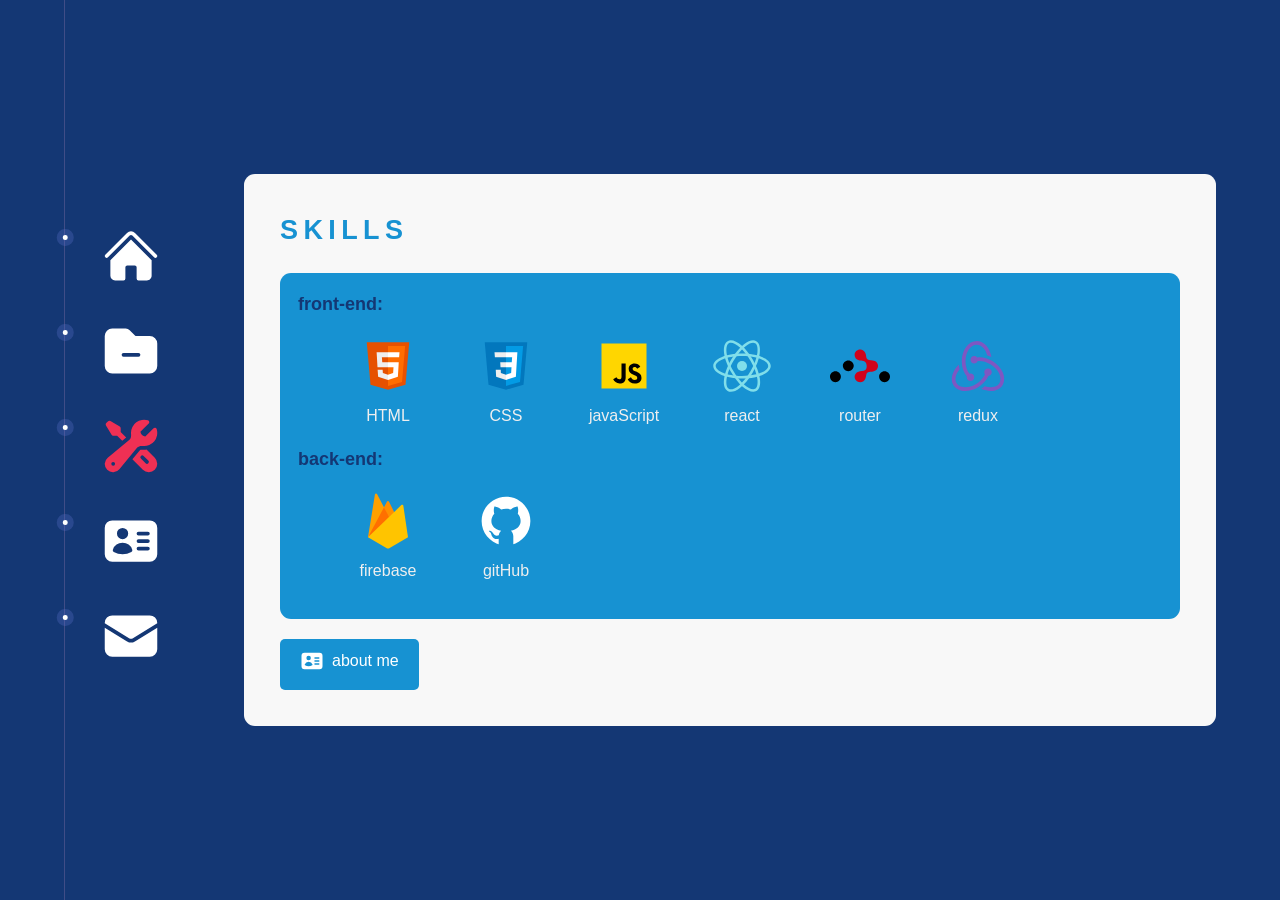
<file: pages/skills.html>
<!DOCTYPE html>
<html lang="en">
  <head>
    <meta charset="UTF-8" />
    <meta name="viewport" content="width=device-width, initial-scale=1.0" />
    <!-- fonts -->
    <link rel="preconnect" href="https://fonts.googleapis.com" />
    <link rel="preconnect" href="https://fonts.gstatic.com" crossorigin />
    <link
      href="https://api.fonts.coollabs.io/css2?family=Outfit:wght@300;400;700&display=swap"
      rel="stylesheet"
    />
    <!-- CSS -->
    <link rel="stylesheet" href="../styles.css" />
    <title>skills</title>
    <link
      rel="icon"
      type="image/svg+xml"
      href="../assets/favicons/skills.svg"
    />
  </head>
  <body>
    <div class="container">
      <header>
        <nav>
          <ul class="icons-list">
            <!--  -->

            <!-- home icon -->
            <li>
              <a href="../index.html">
                <svg
                  xmlns="http://www.w3.org/2000/svg"
                  viewBox="0 0 24 24"
                  fill="currentColor"
                  class="w-6 h-6 nav-icon"
                >
                  <path
                    d="M11.47 3.84a.75.75 0 011.06 0l8.69 8.69a.75.75 0 101.06-1.06l-8.689-8.69a2.25 2.25 0 00-3.182 0l-8.69 8.69a.75.75 0 001.061 1.06l8.69-8.69z"
                  />
                  <path
                    d="M12 5.432l8.159 8.159c.03.03.06.058.091.086v6.198c0 1.035-.84 1.875-1.875 1.875H15a.75.75 0 01-.75-.75v-4.5a.75.75 0 00-.75-.75h-3a.75.75 0 00-.75.75V21a.75.75 0 01-.75.75H5.625a1.875 1.875 0 01-1.875-1.875v-6.198a2.29 2.29 0 00.091-.086L12 5.43z"
                  />
                </svg>
              </a>
            </li>
            <!-- end of home nav-icon -->

            <!-- projects nav-icon -->
            <li>
              <a href="./projects.html">
                <svg
                  xmlns="http://www.w3.org/2000/svg"
                  viewBox="0 0 24 24"
                  fill="currentColor"
                  class="w-6 h-6 nav-icon"
                >
                  <path
                    fill-rule="evenodd"
                    d="M19.5 21a3 3 0 003-3V9a3 3 0 00-3-3h-5.379a.75.75 0 01-.53-.22L11.47 3.66A2.25 2.25 0 009.879 3H4.5a3 3 0 00-3 3v12a3 3 0 003 3h15zM9 12.75a.75.75 0 000 1.5h6a.75.75 0 000-1.5H9z"
                    clip-rule="evenodd"
                  />
                </svg>
              </a>
            </li>
            <!-- end of projects nav-icon -->

            <!-- skills nav-icon -->
            <li>
              <a href="./skills.html">
                <svg
                  xmlns="http://www.w3.org/2000/svg"
                  viewBox="0 0 24 24"
                  fill="currentColor"
                  class="w-6 h-6 nav-icon current-page"
                >
                  <path
                    fill-rule="evenodd"
                    d="M12 6.75a5.25 5.25 0 016.775-5.025.75.75 0 01.313 1.248l-3.32 3.319c.063.475.276.934.641 1.299.365.365.824.578 1.3.64l3.318-3.319a.75.75 0 011.248.313 5.25 5.25 0 01-5.472 6.756c-1.018-.086-1.87.1-2.309.634L7.344 21.3A3.298 3.298 0 112.7 16.657l8.684-7.151c.533-.44.72-1.291.634-2.309A5.342 5.342 0 0112 6.75zM4.117 19.125a.75.75 0 01.75-.75h.008a.75.75 0 01.75.75v.008a.75.75 0 01-.75.75h-.008a.75.75 0 01-.75-.75v-.008z"
                    clip-rule="evenodd"
                  />
                  <path
                    d="M10.076 8.64l-2.201-2.2V4.874a.75.75 0 00-.364-.643l-3.75-2.25a.75.75 0 00-.916.113l-.75.75a.75.75 0 00-.113.916l2.25 3.75a.75.75 0 00.643.364h1.564l2.062 2.062 1.575-1.297z"
                  />
                  <path
                    fill-rule="evenodd"
                    d="M12.556 17.329l4.183 4.182a3.375 3.375 0 004.773-4.773l-3.306-3.305a6.803 6.803 0 01-1.53.043c-.394-.034-.682-.006-.867.042a.589.589 0 00-.167.063l-3.086 3.748zm3.414-1.36a.75.75 0 011.06 0l1.875 1.876a.75.75 0 11-1.06 1.06L15.97 17.03a.75.75 0 010-1.06z"
                    clip-rule="evenodd"
                  />
                </svg>
              </a>
            </li>
            <!-- end of skills nav-icon -->

            <!-- challenges nav-icon -->
            <!-- <li>
              <a href="./challenges.html">
                <svg
                  xmlns="http://www.w3.org/2000/svg"
                  viewBox="0 0 24 24"
                  fill="currentColor"
                  class="w-6 h-6 nav-icon"
                >
                  <path
                    d="M11.25 5.337c0-.355-.186-.676-.401-.959a1.647 1.647 0 01-.349-1.003c0-1.036 1.007-1.875 2.25-1.875S15 2.34 15 3.375c0 .369-.128.713-.349 1.003-.215.283-.401.604-.401.959 0 .332.278.598.61.578 1.91-.114 3.79-.342 5.632-.676a.75.75 0 01.878.645 49.17 49.17 0 01.376 5.452.657.657 0 01-.66.664c-.354 0-.675-.186-.958-.401a1.647 1.647 0 00-1.003-.349c-1.035 0-1.875 1.007-1.875 2.25s.84 2.25 1.875 2.25c.369 0 .713-.128 1.003-.349.283-.215.604-.401.959-.401.31 0 .557.262.534.571a48.774 48.774 0 01-.595 4.845.75.75 0 01-.61.61c-1.82.317-3.673.533-5.555.642a.58.58 0 01-.611-.581c0-.355.186-.676.401-.959.221-.29.349-.634.349-1.003 0-1.035-1.007-1.875-2.25-1.875s-2.25.84-2.25 1.875c0 .369.128.713.349 1.003.215.283.401.604.401.959a.641.641 0 01-.658.643 49.118 49.118 0 01-4.708-.36.75.75 0 01-.645-.878c.293-1.614.504-3.257.629-4.924A.53.53 0 005.337 15c-.355 0-.676.186-.959.401-.29.221-.634.349-1.003.349-1.036 0-1.875-1.007-1.875-2.25s.84-2.25 1.875-2.25c.369 0 .713.128 1.003.349.283.215.604.401.959.401a.656.656 0 00.659-.663 47.703 47.703 0 00-.31-4.82.75.75 0 01.83-.832c1.343.155 2.703.254 4.077.294a.64.64 0 00.657-.642z"
                  />
                </svg>
              </a>
            </li> -->
            <!-- end of challenges nav-icon -->

            <!-- about nav-icon -->
            <li>
              <a href="./about.html">
                <svg
                  xmlns="http://www.w3.org/2000/svg"
                  viewBox="0 0 24 24"
                  fill="currentColor"
                  class="w-6 h-6 nav-icon"
                >
                  <path
                    fill-rule="evenodd"
                    d="M4.5 3.75a3 3 0 00-3 3v10.5a3 3 0 003 3h15a3 3 0 003-3V6.75a3 3 0 00-3-3h-15zm4.125 3a2.25 2.25 0 100 4.5 2.25 2.25 0 000-4.5zm-3.873 8.703a4.126 4.126 0 017.746 0 .75.75 0 01-.351.92 7.47 7.47 0 01-3.522.877 7.47 7.47 0 01-3.522-.877.75.75 0 01-.351-.92zM15 8.25a.75.75 0 000 1.5h3.75a.75.75 0 000-1.5H15zM14.25 12a.75.75 0 01.75-.75h3.75a.75.75 0 010 1.5H15a.75.75 0 01-.75-.75zm.75 2.25a.75.75 0 000 1.5h3.75a.75.75 0 000-1.5H15z"
                    clip-rule="evenodd"
                  />
                </svg>
              </a>
            </li>
            <!-- end of about nav-icon -->

            <!-- contact nav-icon -->
            <li>
              <a href="./contact.html">
                <svg
                  xmlns="http://www.w3.org/2000/svg"
                  viewBox="0 0 24 24"
                  fill="currentColor"
                  class="w-6 h-6 nav-icon"
                >
                  <path
                    d="M1.5 8.67v8.58a3 3 0 003 3h15a3 3 0 003-3V8.67l-8.928 5.493a3 3 0 01-3.144 0L1.5 8.67z"
                  />
                  <path
                    d="M22.5 6.908V6.75a3 3 0 00-3-3h-15a3 3 0 00-3 3v.158l9.714 5.978a1.5 1.5 0 001.572 0L22.5 6.908z"
                  />
                </svg>
              </a>
            </li>
            <!-- end of contact nav-icon -->
          </ul>
        </nav>
      </header>
      <main>
        <!-- skills -->
        <section>
          <h1 class="title">Skills</h1>

          <div class="skills-container">
            <p class="color" style="font-weight: bold">front-end:</p>
            <ul class="skills-list">
              <li>
                <span>
                  <svg
                    xmlns="http://www.w3.org/2000/svg"
                    x="0px"
                    y="0px"
                    width="100"
                    height="100"
                    viewBox="0 0 48 48"
                    class="icon"
                  >
                    <path
                      fill="#E65100"
                      d="M41,5H7l3,34l14,4l14-4L41,5L41,5z"
                    ></path>
                    <path
                      fill="#FF6D00"
                      d="M24 8L24 39.9 35.2 36.7 37.7 8z"
                    ></path>
                    <path
                      fill="#FFF"
                      d="M24,25v-4h8.6l-0.7,11.5L24,35.1v-4.2l4.1-1.4l0.3-4.5H24z M32.9,17l0.3-4H24v4H32.9z"
                    ></path>
                    <path
                      fill="#EEE"
                      d="M24,30.9v4.2l-7.9-2.6L15.7,27h4l0.2,2.5L24,30.9z M19.1,17H24v-4h-9.1l0.7,12H24v-4h-4.6L19.1,17z"
                    ></path>
                  </svg>
                </span>
                <span style="font-size: 16px">HTML</span>
              </li>
              <li>
                <span>
                  <svg
                    xmlns="http://www.w3.org/2000/svg"
                    x="0px"
                    y="0px"
                    width="100"
                    height="100"
                    viewBox="0 0 48 48"
                    class="icon"
                  >
                    <path
                      fill="#0277BD"
                      d="M41,5H7l3,34l14,4l14-4L41,5L41,5z"
                    ></path>
                    <path
                      fill="#039BE5"
                      d="M24 8L24 39.9 35.2 36.7 37.7 8z"
                    ></path>
                    <path
                      fill="#FFF"
                      d="M33.1 13L24 13 24 17 28.9 17 28.6 21 24 21 24 25 28.4 25 28.1 29.5 24 30.9 24 35.1 31.9 32.5 32.6 21 32.6 21z"
                    ></path>
                    <path
                      fill="#EEE"
                      d="M24,13v4h-8.9l-0.3-4H24z M19.4,21l0.2,4H24v-4H19.4z M19.8,27h-4l0.3,5.5l7.9,2.6v-4.2l-4.1-1.4L19.8,27z"
                    ></path>
                  </svg>
                </span>
                <span style="font-size: 16px">CSS</span>
              </li>
              <li>
                <span>
                  <svg
                    xmlns="http://www.w3.org/2000/svg"
                    x="0px"
                    y="0px"
                    width="100"
                    height="100"
                    viewBox="0 0 48 48"
                    class="icon"
                  >
                    <path fill="#ffd600" d="M6,42V6h36v36H6z"></path>
                    <path
                      fill="#000001"
                      d="M29.538 32.947c.692 1.124 1.444 2.201 3.037 2.201 1.338 0 2.04-.665 2.04-1.585 0-1.101-.726-1.492-2.198-2.133l-.807-.344c-2.329-.988-3.878-2.226-3.878-4.841 0-2.41 1.845-4.244 4.728-4.244 2.053 0 3.528.711 4.592 2.573l-2.514 1.607c-.553-.988-1.151-1.377-2.078-1.377-.946 0-1.545.597-1.545 1.377 0 .964.6 1.354 1.985 1.951l.807.344C36.452 29.645 38 30.839 38 33.523 38 36.415 35.716 38 32.65 38c-2.999 0-4.702-1.505-5.65-3.368L29.538 32.947zM17.952 33.029c.506.906 1.275 1.603 2.381 1.603 1.058 0 1.667-.418 1.667-2.043V22h3.333v11.101c0 3.367-1.953 4.899-4.805 4.899-2.577 0-4.437-1.746-5.195-3.368L17.952 33.029z"
                    ></path>
                  </svg>
                </span>
                <span style="font-size: 16px">javaScript</span>
              </li>
              <li>
                <span>
                  <svg
                    xmlns="http://www.w3.org/2000/svg"
                    x="0px"
                    y="0px"
                    width="100"
                    height="100"
                    viewBox="0 0 48 48"
                    class="icon"
                  >
                    <path
                      fill="#80deea"
                      d="M24,34C11.1,34,1,29.6,1,24c0-5.6,10.1-10,23-10c12.9,0,23,4.4,23,10C47,29.6,36.9,34,24,34z M24,16	c-12.6,0-21,4.1-21,8c0,3.9,8.4,8,21,8s21-4.1,21-8C45,20.1,36.6,16,24,16z"
                    ></path>
                    <path
                      fill="#80deea"
                      d="M15.1,44.6c-1,0-1.8-0.2-2.6-0.7C7.6,41.1,8.9,30.2,15.3,19l0,0c3-5.2,6.7-9.6,10.3-12.4c3.9-3,7.4-3.9,9.8-2.5	c2.5,1.4,3.4,4.9,2.8,9.8c-0.6,4.6-2.6,10-5.6,15.2c-3,5.2-6.7,9.6-10.3,12.4C19.7,43.5,17.2,44.6,15.1,44.6z M32.9,5.4	c-1.6,0-3.7,0.9-6,2.7c-3.4,2.7-6.9,6.9-9.8,11.9l0,0c-6.3,10.9-6.9,20.3-3.6,22.2c1.7,1,4.5,0.1,7.6-2.3c3.4-2.7,6.9-6.9,9.8-11.9	c2.9-5,4.8-10.1,5.4-14.4c0.5-4-0.1-6.8-1.8-7.8C34,5.6,33.5,5.4,32.9,5.4z"
                    ></path>
                    <path
                      fill="#80deea"
                      d="M33,44.6c-5,0-12.2-6.1-17.6-15.6C8.9,17.8,7.6,6.9,12.5,4.1l0,0C17.4,1.3,26.2,7.8,32.7,19	c3,5.2,5,10.6,5.6,15.2c0.7,4.9-0.3,8.3-2.8,9.8C34.7,44.4,33.9,44.6,33,44.6z M13.5,5.8c-3.3,1.9-2.7,11.3,3.6,22.2	c6.3,10.9,14.1,16.1,17.4,14.2c1.7-1,2.3-3.8,1.8-7.8c-0.6-4.3-2.5-9.4-5.4-14.4C24.6,9.1,16.8,3.9,13.5,5.8L13.5,5.8z"
                    ></path>
                    <circle cx="24" cy="24" r="4" fill="#80deea"></circle>
                  </svg>
                </span>
                <span style="font-size: 16px">react</span>
              </li>
              <li>
                <span>
                  <svg
                    viewBox="0 -58 256 256"
                    version="1.1"
                    xmlns="http://www.w3.org/2000/svg"
                    xmlns:xlink="http://www.w3.org/1999/xlink"
                    preserveAspectRatio="xMidYMid"
                    class="icon"
                    width="100px"
                  >
                    <g>
                      <path
                        d="M78.0659341,92.5875806 C90.8837956,92.5875806 101.274726,82.1966508 101.274726,69.3787894 C101.274726,56.5609279 90.8837956,46.1699982 78.0659341,46.1699982 C65.2480726,46.1699982 54.8571429,56.5609279 54.8571429,69.3787894 C54.8571429,82.1966508 65.2480726,92.5875806 78.0659341,92.5875806 Z M23.2087913,139.005163 C36.0266526,139.005163 46.4175825,128.614233 46.4175825,115.796372 C46.4175825,102.97851 36.0266526,92.5875806 23.2087913,92.5875806 C10.3909298,92.5875806 0,102.97851 0,115.796372 C0,128.614233 10.3909298,139.005163 23.2087913,139.005163 Z M232.791209,139.005163 C245.60907,139.005163 256,128.614233 256,115.796372 C256,102.97851 245.60907,92.5875806 232.791209,92.5875806 C219.973347,92.5875806 209.582418,102.97851 209.582418,115.796372 C209.582418,128.614233 219.973347,139.005163 232.791209,139.005163 Z"
                        fill="#000000"
                      ></path>
                      <path
                        d="M156.565464,70.3568084 C155.823426,62.6028163 155.445577,56.1490255 149.505494,51.6131676 C141.982638,45.8687002 133.461166,49.5960243 122.964463,45.8072968 C112.650326,43.3121427 105,34.1545727 105,23.2394367 C105,10.4046502 115.577888,0 128.626373,0 C138.29063,0 146.599638,5.70747659 150.259573,13.8825477 C155.861013,24.5221258 152.220489,35.3500418 159.258242,40.8041273 C167.591489,47.2621895 178.826167,42.5329154 191.362109,48.6517412 C195.390112,50.5026944 198.799584,53.4384578 201.202056,57.0769224 C203.604528,60.7153869 205,65.0565524 205,69.7183101 C205,80.633446 197.349674,89.7910161 187.035538,92.2861702 C176.538834,96.0748977 168.017363,92.3475736 160.494506,98.092041 C152.03503,104.551712 156.563892,115.358642 149.669352,126.774447 C145.756163,134.291567 137.802119,139.43662 128.626373,139.43662 C115.577888,139.43662 105,129.03197 105,116.197184 C105,106.873668 110.581887,98.832521 118.637891,95.1306146 C131.173833,89.0117889 142.408511,93.7410629 150.741758,87.2830007 C155.549106,83.5574243 156.565464,77.8102648 156.565464,70.3568084 Z"
                        fill="#D0021B"
                      ></path>
                    </g>
                  </svg>
                </span>
                <span style="font-size: 16px">router</span>
              </li>
              <li>
                <span>
                  <svg
                    xmlns="http://www.w3.org/2000/svg"
                    x="0px"
                    y="0px"
                    width="100"
                    height="100"
                    viewBox="0 0 48 48"
                    class="icon"
                  >
                    <path
                      fill="#7e57c2"
                      d="M23,4c-6.617,0-12,7.27-12,16.205c0,4.834,1.582,9.169,4.078,12.136C15.03,32.554,15,32.773,15,33	c0,1.657,1.343,3,3,3s3-1.343,3-3s-1.343-3-3-3c-0.315,0-0.612,0.062-0.897,0.152C15.206,27.731,14,24.175,14,20.205	C14,12.924,18.037,7,23,7c3.837,0,7.111,3.547,8.404,8.518c1.122,0.346,2.237,0.782,3.33,1.308C33.579,9.508,28.759,4,23,4z"
                    ></path>
                    <path
                      fill="#7e57c2"
                      d="M35.507,20.084c-3.947-2.392-8.374-3.442-12.182-2.959C22.775,16.444,21.943,16,21,16	c-1.657,0-3,1.343-3,3s1.343,3,3,3c1.272,0,2.353-0.795,2.789-1.912c3.118-0.379,6.812,0.531,10.163,2.563	c6.403,3.881,9.67,10.569,7.282,14.911c-0.827,1.504-2.286,2.572-4.218,3.09c-2.286,0.611-5.007,0.394-7.727-0.528	c-0.839,0.772-1.749,1.498-2.725,2.168c2.552,1.117,5.196,1.704,7.669,1.704c1.24,0,2.438-0.147,3.559-0.447	c2.741-0.733,4.841-2.304,6.071-4.542C47.016,33.276,43.267,24.787,35.507,20.084z"
                    ></path>
                    <path
                      fill="#7e57c2"
                      d="M35,28.992C35,27.34,33.657,26,32,26s-3,1.34-3,2.992c0,0.669,0.228,1.281,0.6,1.779	c-1.279,2.802-3.744,5.567-7.062,7.578c-3.865,2.344-8.185,3.202-11.555,2.302c-1.932-0.518-3.391-1.586-4.218-3.09	c-1.702-3.094-0.521-7.376,2.61-10.988c-0.323-1.144-0.562-2.34-0.706-3.575c-5.07,4.797-7.109,11.323-4.532,16.009	c1.23,2.238,3.33,3.809,6.071,4.542c1.121,0.3,2.318,0.447,3.559,0.447c3.346,0,7.007-1.068,10.326-3.08	c3.836-2.325,6.683-5.577,8.209-8.962C33.815,31.801,35,30.541,35,28.992z"
                    ></path>
                  </svg>
                </span>
                <span style="font-size: 16px">redux</span>
              </li>
              <!-- <li>
                <span>
                  <svg
                    viewBox="0 -101.5 512 512"
                    version="1.1"
                    xmlns="http://www.w3.org/2000/svg"
                    xmlns:xlink="http://www.w3.org/1999/xlink"
                    preserveAspectRatio="xMidYMid"
                    class="icon"
                    width="100px"
                  >
                    <g>
                      <path
                        fill="#ffffff"
                        d="M120.81043,80.5613102 L217.378325,80.5613102 L217.378325,88.2366589 L129.662487,88.2366589 L129.662487,146.003758 L212.147564,146.003758 L212.147564,153.679106 L129.662487,153.679106 L129.662487,217.101725 L218.384241,217.101725 L218.384241,224.777073 L120.81043,224.777073 L120.81043,80.5613102 Z M226.0292,80.5613102 L236.289538,80.5613102 L281.756922,143.983929 L328.230222,80.5613102 L391.441486,0 L287.591232,150.649363 L341.105941,224.777073 L330.443237,224.777073 L281.756922,157.314798 L232.869425,224.777073 L222.407904,224.777073 L276.324978,150.649363 L226.0292,80.5613102 Z M344.928421,88.2366588 L344.928421,80.5613102 L454.975585,80.5613102 L454.975585,88.2366589 L404.27744,88.2366589 L404.27744,224.777073 L395.425382,224.777073 L395.425382,88.2366589 L344.928421,88.2366588 Z M1.42108547e-14,80.5613102 L11.0650714,80.5613102 L163.64593,308.884007 L100.591558,224.777073 L9.25442331,91.4683847 L8.85205708,224.777073 L1.42108547e-14,224.777073 L1.42108547e-14,80.5613102 Z M454.083705,214.785469 C452.275167,214.785469 450.918762,213.38418 450.918762,211.573285 C450.918762,209.762388 452.275167,208.361099 454.083705,208.361099 C455.913774,208.361099 457.248648,209.762388 457.248648,211.573285 C457.248648,213.38418 455.913774,214.785469 454.083705,214.785469 Z M462.781915,206.334618 L467.518563,206.334618 C467.583153,208.900055 469.456284,210.624719 472.212151,210.624719 C475.290972,210.624719 477.03492,208.770705 477.03492,205.29982 L477.03492,183.310363 L481.85769,183.310363 L481.85769,205.321379 C481.85769,211.573285 478.240613,215.173518 472.255212,215.173518 C466.635824,215.173518 462.781915,211.681076 462.781915,206.334618 Z M488.166045,206.054362 L492.945754,206.054362 C493.354828,209.007848 496.239878,210.883419 500.395211,210.883419 C504.270652,210.883419 507.11264,208.878498 507.11264,206.119036 C507.11264,203.747625 505.304102,202.324777 501.191828,201.354653 L497.187209,200.384531 C491.56782,199.069474 489.005723,196.353129 489.005723,191.782772 C489.005723,186.24229 493.527071,182.555823 500.30909,182.555823 C506.617445,182.555823 511.224912,186.24229 511.504805,191.480955 L506.811217,191.480955 C506.359083,188.613703 503.861576,186.824365 500.244499,186.824365 C496.43365,186.824365 493.893085,188.656819 493.893085,191.459398 C493.893085,193.679901 495.52938,194.95184 499.577063,195.900406 L503.000368,196.741178 C509.373314,198.228702 512,200.815695 512,205.493846 C512,211.443935 507.392533,215.173518 500.029197,215.173518 C493.139526,215.173518 488.51053,211.6164 488.166045,206.054362 Z"
                        fill="#000000"
                        fill-rule="nonzero"
                      ></path>
                    </g>
                  </svg>
                </span>
                <span style="font-size: 16px">next</span>
              </li> -->
            </ul>

            <div>
              <p class="color" style="font-weight: bold">back-end:</p>
              <ul class="skills-list">
                <li>
                  <span>
                    <svg
                      xmlns="http://www.w3.org/2000/svg"
                      x="0px"
                      y="0px"
                      width="100"
                      height="100"
                      viewBox="0 0 48 48"
                      class="icon"
                    >
                      <path
                        fill="#ff8f00"
                        d="M8,37L23.234,8.436c0.321-0.602,1.189-0.591,1.494,0.02L30,19L8,37z"
                      ></path>
                      <path
                        fill="#ffa000"
                        d="M8,36.992l5.546-34.199c0.145-0.895,1.347-1.089,1.767-0.285L26,22.992L8,36.992z"
                      ></path>
                      <path
                        fill="#ff6f00"
                        d="M8.008 36.986L8.208 36.829 25.737 22.488 20.793 13.012z"
                      ></path>
                      <path
                        fill="#ffc400"
                        d="M8,37l26.666-25.713c0.559-0.539,1.492-0.221,1.606,0.547L40,37l-15,8.743 c-0.609,0.342-1.352,0.342-1.961,0L8,37z"
                      ></path>
                    </svg>
                  </span>
                  <span style="font-size: 16px">firebase</span>
                </li>
                <li>
                  <span>
                    <svg
                      xmlns="http://www.w3.org/2000/svg"
                      x="0px"
                      y="0px"
                      width="100"
                      height="100"
                      viewBox="0 0 64 64"
                      class="icon"
                    >
                      <path
                        fill="#ffffff"
                        d="M32 6C17.641 6 6 17.641 6 32c0 12.277 8.512 22.56 19.955 25.286-.592-.141-1.179-.299-1.755-.479V50.85c0 0-.975.325-2.275.325-3.637 0-5.148-3.245-5.525-4.875-.229-.993-.827-1.934-1.469-2.509-.767-.684-1.126-.686-1.131-.92-.01-.491.658-.471.975-.471 1.625 0 2.857 1.729 3.429 2.623 1.417 2.207 2.938 2.577 3.721 2.577.975 0 1.817-.146 2.397-.426.268-1.888 1.108-3.57 2.478-4.774-6.097-1.219-10.4-4.716-10.4-10.4 0-2.928 1.175-5.619 3.133-7.792C19.333 23.641 19 22.494 19 20.625c0-1.235.086-2.751.65-4.225 0 0 3.708.026 7.205 3.338C28.469 19.268 30.196 19 32 19s3.531.268 5.145.738c3.497-3.312 7.205-3.338 7.205-3.338.567 1.474.65 2.99.65 4.225 0 2.015-.268 3.19-.432 3.697C46.466 26.475 47.6 29.124 47.6 32c0 5.684-4.303 9.181-10.4 10.4 1.628 1.43 2.6 3.513 2.6 5.85v8.557c-.576.181-1.162.338-1.755.479C49.488 54.56 58 44.277 58 32 58 17.641 46.359 6 32 6zM33.813 57.93C33.214 57.972 32.61 58 32 58 32.61 58 33.213 57.971 33.813 57.93zM37.786 57.346c-1.164.265-2.357.451-3.575.554C35.429 57.797 36.622 57.61 37.786 57.346zM32 58c-.61 0-1.214-.028-1.813-.07C30.787 57.971 31.39 58 32 58zM29.788 57.9c-1.217-.103-2.411-.289-3.574-.554C27.378 57.61 28.571 57.797 29.788 57.9z"
                      ></path>
                    </svg>
                  </span>
                  <span style="font-size: 16px">gitHub</span>
                </li>
              </ul>
            </div>
          </div>
          <div class="buttons">
            <a href="./about.html" class="styled-button">
              <div class="btnIcon-text">
                <span>
                  <svg
                    xmlns="http://www.w3.org/2000/svg"
                    viewBox="0 0 24 24"
                    fill="currentColor"
                    class="w-6 h-6 btn-icon"
                  >
                    <path
                      fill-rule="evenodd"
                      d="M4.5 3.75a3 3 0 00-3 3v10.5a3 3 0 003 3h15a3 3 0 003-3V6.75a3 3 0 00-3-3h-15zm4.125 3a2.25 2.25 0 100 4.5 2.25 2.25 0 000-4.5zm-3.873 8.703a4.126 4.126 0 017.746 0 .75.75 0 01-.351.92 7.47 7.47 0 01-3.522.877 7.47 7.47 0 01-3.522-.877.75.75 0 01-.351-.92zM15 8.25a.75.75 0 000 1.5h3.75a.75.75 0 000-1.5H15zM14.25 12a.75.75 0 01.75-.75h3.75a.75.75 0 010 1.5H15a.75.75 0 01-.75-.75zm.75 2.25a.75.75 0 000 1.5h3.75a.75.75 0 000-1.5H15z"
                      clip-rule="evenodd"
                    />
                  </svg> </span
                ><span>about me</span>
              </div>
            </a>
          </div>
        </section>
        <!-- end of skills -->
      </main>
    </div>
  </body>
</html>
</file>
<file: styles.css>
/* social living */

/*  */
:root {
  /* featurerd */
  --clr-sl1: #707070;
  --clr-sl2: #efefef;
  /* hover */
  --clr-sl3: #1792d2;
  /* background */
  --clr-sl4: #143774;
  /* header bg */
  --clr-sl5: #f8f8f8;
  /* title */
  --clr-sl5: #143774;

  /*  */
  --clr-neutral-100: hsla(0, 0%, 100%, 1);
  --clr-primary-800: hsla(229, 47%, 17%, 1);
  --clr-primary-700: hsla(229, 43%, 20%, 1);
  --clr-primary-400: hsla(230, 50%, 58%, 0.3);
  --clr-primary-300: hsla(229, 36%, 39%, 1);
  --clr-primary-200: hsla(229, 21%, 53%, 1);
  --clr-accent-400: hsla(147, 93%, 43%, 1);
  --clr-secondary-400: hsla(229, 78%, 60%, 1);

  --ff-base: "Outfit", sans-serif;

  --fw-regular: 300;
  --fw-semi-bold: 400;
  --fw-bold: 700;

  --fs-200: 0.875rem;
  --fs-300: 1rem;
  --fs-400: 1.125rem;
  --fs-500: 1.375rem;
  --fs-600: 1.75rem;
  --fs-700: 2rem;
}

.accent-second {
  color: var(--clr-secondary-400);
}

* {
  box-sizing: border-box;
}

body {
  margin: 0;
  padding: 0;

  display: flex;
  justify-content: center;

  /* background-color: var(--clr-primary-700);
  color: var(--clr-neutral-100); */
  font-family: var(--ff-base);
  font-size: var(--fs-400);
  font-weight: var(--fw-regular);
  line-height: 1.5;
}

nav {
  height: 100%;
  position: fixed;
  top: 50%;
  transform: translateY(-50%);
}

ul {
  list-style: none;
  display: flex;
  flex-direction: column;
  gap: 1em;
}

p {
  margin: 0;
}

img {
  width: 100%;
  display: block;
}

h2 {
  margin-top: 0;
}

.container {
  width: 90%;
  height: 100vh;
  max-width: 1200px;
  display: grid;
  grid-template-columns: 10em 1fr;
  align-items: center;
}

/* icon */
.icon {
  height: 60px;
  aspect-ratio: 1;
  color: var(--clr-neutral-100);
  transition: all 0.3s;
  /* box-shadow: 0 4px 8px rgba(0, 0, 0, 0.2); */
}
.nav-icon {
  height: 60px;
  aspect-ratio: 1;
  color: var(--clr-neutral-100);
  transition: all 0.3s;
  /* box-shadow: 0 4px 8px rgba(0, 0, 0, 0.2); */
}

.nav-icon:hover,
.current-page {
  fill: #ef3054;
}

.small {
  height: 30px;
  width: 30px;
}

/* end of icon */

/* icons list */
.icons-list {
  height: 100%;
  border-left: 1px solid var(--clr-primary-300);
  padding: 0;
  margin: 0;
  list-style: none;

  display: flex;
  flex-direction: column;
  justify-content: center;
  gap: 1.5em;
}
.icons-list > li {
  position: relative;
  padding-left: 2em;
}
.icons-list > li::after {
  content: "";
  position: absolute;
  top: 0.5em;
  left: 0;
  width: 0.25em;
  aspect-ratio: 1;
  transform: translateX(-50%);
  outline: 0.35em solid var(--clr-primary-400);
  border-radius: 50%;
  background: var(--clr-neutral-100);
}
/* end of icon list */

/* texts */

.page-title {
  font-size: var(--fs-700);
  text-transform: uppercase;
  margin: 0;
  line-height: 1;
}
/* end of texts */

/* .content {
  border-radius: 0.5rem;
  padding: 2rem;
  background: var(--clr-primary-800);
} */
.accent {
  color: var(--clr-accent-400);
  font-weight: var(--fw-bold);
  letter-spacing: 0.2em;
}

/* BUTTON */

.styled-button {
  background-color: #1792d2;
  border: none;
  color: white;
  padding: 10px 20px;
  text-align: center;
  text-decoration: none;
  display: inline-block;
  font-size: 16px;
  cursor: pointer;
  border-radius: 5px;
  transition: background-color 0.3s ease;
}
.styled-button:hover {
  background-color: #143774;
}

/* PROJECTS */

/* .cards-list {
  display: flex;
  flex-direction: row;
  justify-content: space-between;
  border: 1px solid green;
} */
/* .card-item {
  text-align: center;
  height: 30%;
  border: 1px solid red;
  border-radius: 11px;
} */
/* .card {
  margin: 10px 0;
} */
/*  */
.project-icons-list {
  padding: 0;
  margin: 0;
  display: flex;
  flex-direction: row;
}

/* .project-icons-list li {
  margin: 0;
  padding: 0;
} */

/* end of PROJECTS */

.buttons {
  display: flex;
  gap: 20px;
  /* transition: all 0.3s; */
}
/* test run */

/* .content {
  border: 1px solid yellow;
} */

body {
  /* background-color: white;
  color: #707070; */
}

.card {
  text-align: center;

  /* border-radius: 11px; */
}

/* 320 x 180 */
.card-image {
  width: 12rem;
  height: 12rem;
  padding: 1em;
  background-position: center;
  background-size: contain;
  border-radius: 11px;
  /* overflow: hidden; */
  box-shadow: 0 4px 8px rgba(0, 0, 0, 0.2);
  transition: all 0.3s;
}

.card-image:hover {
  /* opacity: 0.8; */
  scale: 1.1;
}

.budgetBuddy {
  background-image: url("assets/images/budget.png");
}
.cinemate {
  background-image: url("assets/images/cinemate.png");
}
.vanVoyage {
  background-image: url("assets/images/vanVoyage.png");
}

.card-image:hover {
  cursor: pointer;
}

.card-btn {
  padding: 0.3em 1.5em;
  text-transform: uppercase;
  font-size: 0.7rem;
  letter-spacing: 1px;
  /* background-color: #4688fa; */
}

section {
  padding: 2em;
  background-color: #f8f8f8;
  border-radius: 11px;
}

.projects-container {
  border-radius: 11px;
  background-color: #1792d2;

  /* background-color: #a1a1a1; */
  color: #efefef;
  padding: 2em;

  display: flex;
  justify-content: space-evenly;
}
.home-container {
  border-radius: 11px;
  /* background-color: #a1a1a1; */
  background-color: #1792d2;

  color: #efefef;
  padding: 1em;
}

body {
  background-color: #143774;
}

h1 {
  margin-top: 0;
}
h5 {
  margin-bottom: 0;
}

.title {
  color: #1792d2;
  font-weight: var(--fw-bold);
  text-transform: uppercase;
  letter-spacing: 0.2em;
  /* margin-bottom: 20px; */
  margin-top: 0;
}
.contact-email {
  font-weight: var(--fw-bold);
  color: #143774;
  text-decoration: none;
}

.color {
  color: #143774;
  font-weight: var(--fw-bold);
}

.buttons {
  margin-top: 20px;
}

/* 
  --clr-sl1: #707070;
  --clr-sl2: #efefef;
  --clr-sl3: #1792d2;
  --clr-sl4: #143774;
  --clr-sl5: #f8f8f8;
*/
.skills-container {
  border-radius: 11px;
  background-color: #a1a1a1;
  background-color: #1792d2;

  color: #efefef;
  padding: 1em;
  /* width: fit-content; */
}

section {
  /* width: fit-content; */
}
/* SKILLS */
.skills-list {
  /* border: 1px solid red; */
  display: flex;
  flex-direction: row;
  width: fit-content;
  /* justify-content: center; */
}
.skills-list li {
  display: flex;
  flex-direction: column;
  align-items: center;
}
/* end of SKILLS */

.icon:hover {
  scale: 1.2;
}

/* MODALS */
/* Styles for the overlay */
.overlay {
  display: none;
  position: fixed;
  top: 0;
  left: 0;
  width: 100%;
  height: 100%;
  background-color: rgba(0, 0, 0, 0.7);
  align-items: center;
  justify-content: center;
}

/* Styles for the modal */

/* Close button style */
.close {
  margin-right: 15px;
  cursor: pointer;
  position: absolute;
  top: 10px;
  right: 10px;
}
/* MODALS */

.modals {
  position: relative;
  z-index: 999;
  background-color: #143774;
}

.modal {
  max-width: 800px;
  max-height: 80%;
  background-color: #fff;
  padding: 5rem;
  padding-bottom: 0;
  border-radius: 5px;
  box-shadow: 0 0 10px rgba(0, 0, 0, 0.3);
  position: relative; /* Added position:relative to ensure close button is positioned correctly */
  overflow-y: scroll;
}

/* BTN ICONS */
.btn-icon {
  height: 24px;
  width: 24px;
  fill: white;
  /* transition: all 0.3s; */
}

.btnIcon-text {
  display: flex;
  gap: 0.5em;
}

/* BTN ICONS */

/* favicons */
.favicons {
  height: 24px;
  width: 24px;
  fill: #ef3054;
}
/* favicons */

/* 
tech stack:

*/

.tech-stack {
  display: flex;
  align-items: center;
  gap: 10px;
}
</file>
